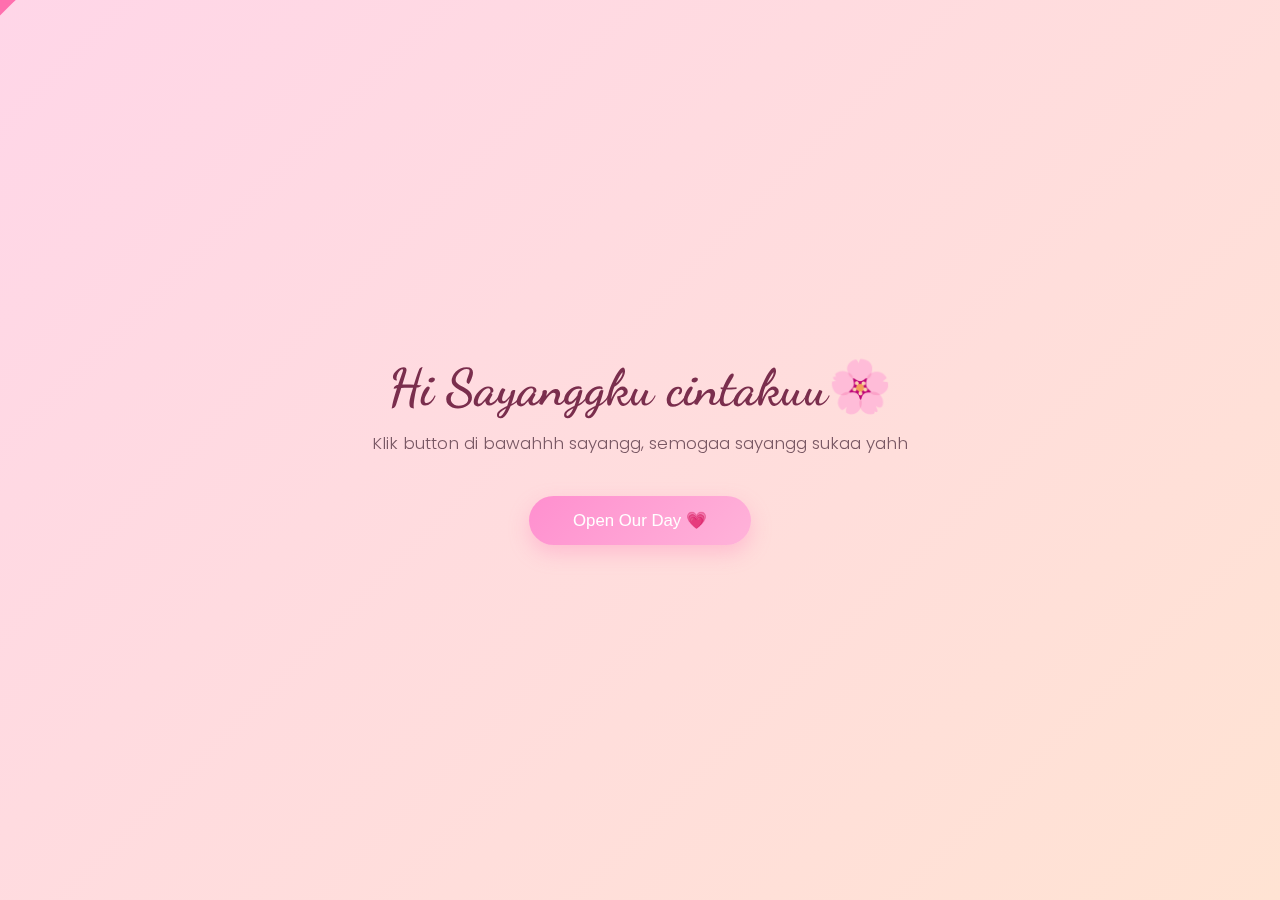
<file: index.html>
<!DOCTYPE html>
<html lang="en">
<head>
  <meta charset="UTF-8" />
  <meta name="viewport" content="width=device-width, initial-scale=1.0" />
  <title>Dd cayanggg – Our Monthly Promise</title>

  <!-- Google Fonts -->
  <link rel="preconnect" href="https://fonts.googleapis.com">
  <link rel="preconnect" href="https://fonts.gstatic.com" crossorigin>
  <link href="https://fonts.googleapis.com/css2?family=Poppins:wght@300;400;600&family=Dancing+Script:wght@600&display=swap" rel="stylesheet">

  <!-- CSS -->
  <link rel="stylesheet" href="style.css" />
</head>
<body>

  <!-- Background Floating Petals (JS nanti) -->
  <div class="petals-container">
    <!-- Petals akan di-generate via JS -->
  </div>

  <!-- Main Content -->
  <main class="landing">
    <h1 class="title">Hi Sayanggku cintakuu🌸</h1>
    <p class="subtitle">Klik button di bawahhh sayangg, semogaa sayangg sukaa yahh</p>
    <a href="kangen.html" style="text-decoration: none;">
  <button class="cta-button">
    Open Our Day 💗
  </button>
</a>
  </main>
  <!-- Custom Cursor -->
<div class="heart-cursor"></div>

    <!-- JS -->
    <script src="script.js"></script>
    <!-- Tambahkan ini di dalam body sebelum penutup -->
<div class="cursor-heart"></div>
<div class="cursor-trail"></div>


</body>
</html>
</file>
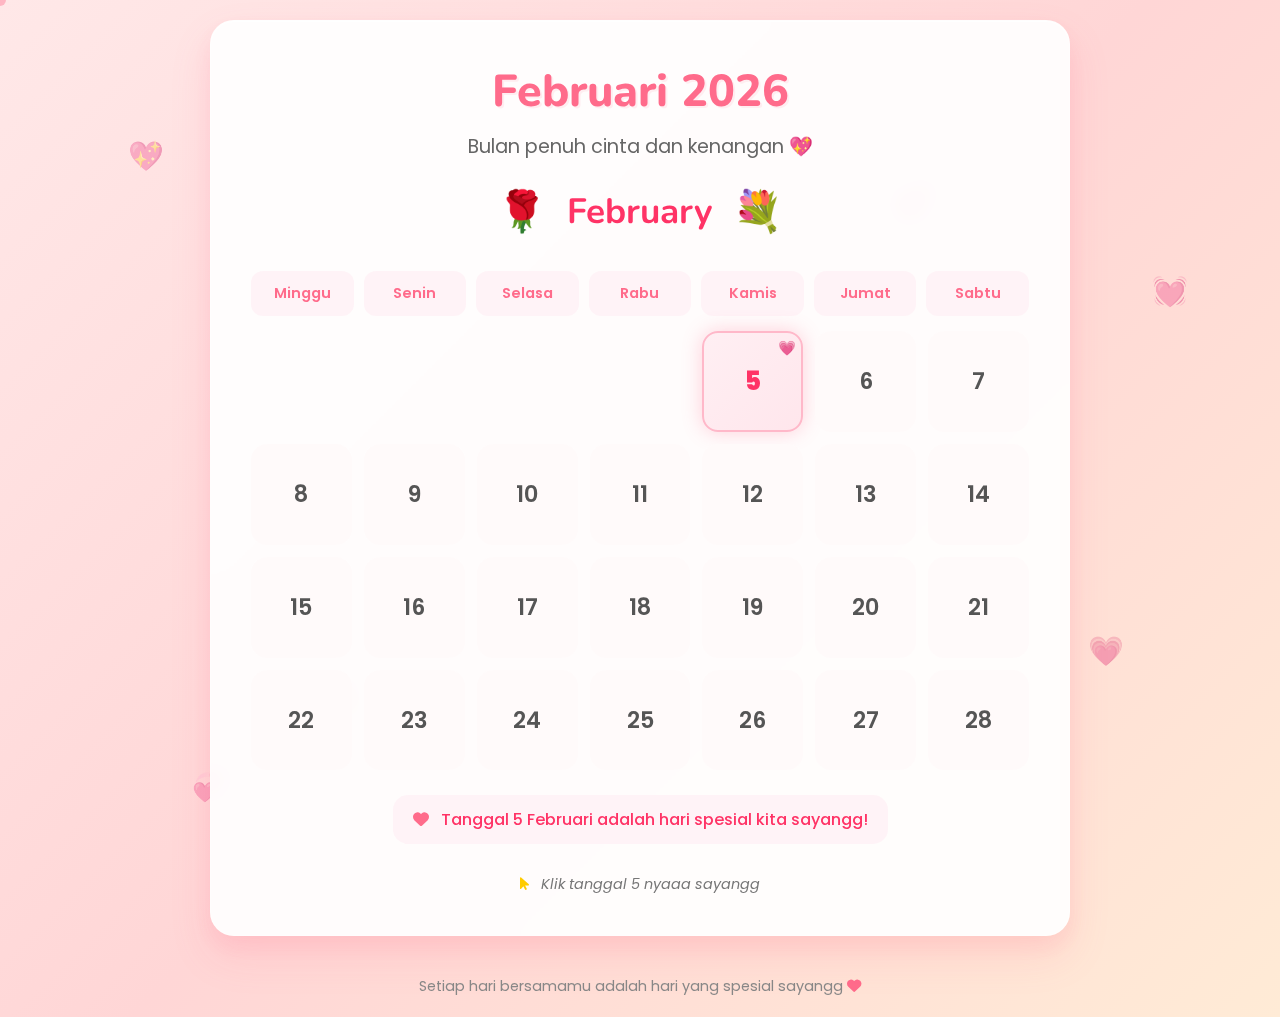
<file: calendar.html>
<!DOCTYPE html>
<html lang="id">
<head>
    <meta charset="UTF-8">
    <meta name="viewport" content="width=device-width, initial-scale=1.0">
    <title>Kalender Spesial - Februari 2026 💕</title>
    <link rel="stylesheet" href="calendar.css">
    <link rel="stylesheet" href="https://cdnjs.cloudflare.com/ajax/libs/font-awesome/6.4.0/css/all.min.css">
    <link href="https://fonts.googleapis.com/css2?family=Nunito:wght@400;600;700;800&family=Poppins:wght@300;400;500;600&display=swap" rel="stylesheet">
    <link rel="stylesheet" href="https://cdnjs.cloudflare.com/ajax/libs/animate.css/4.1.1/animate.min.css">
</head>
<body>
    <!-- Background Elements -->
    <div class="bg-elements">
        <div class="floating-heart">💖</div>
        <div class="floating-heart">💗</div>
        <div class="floating-heart">💓</div>
        <div class="floating-heart">💞</div>
        <div class="floating-heart">💕</div>
        <div class="floating-heart">💘</div>
    </div>
    
    <!-- Main Container -->
    <div class="container">
        <!-- Calendar Page -->
        <div id="calendar-page" class="page active">
            <div class="card calendar-card animate__animated animate__fadeIn">
                <div class="header">
                    <h1 class="title">Februari 2026</h1>
                    <p class="subtitle">Bulan penuh cinta dan kenangan 💖</p>
                    <div class="month-header">
                        <div class="month-emoji">🌹</div>
                        <h2 class="month-name">February</h2>
                        <div class="month-emoji">💐</div>
                    </div>
                </div>
                
                <!-- Calendar Grid -->
                <div class="calendar-wrapper">
                    <div class="weekdays">
                        <div class="day-name">Minggu</div>
                        <div class="day-name">Senin</div>
                        <div class="day-name">Selasa</div>
                        <div class="day-name">Rabu</div>
                        <div class="day-name">Kamis</div>
                        <div class="day-name">Jumat</div>
                        <div class="day-name">Sabtu</div>
                    </div>
                    
                    <div class="calendar-grid" id="calendar-grid">
                        <!-- Week 1 -->
                        <div class="date-cell empty"></div>
                        <div class="date-cell empty"></div>
                        <div class="date-cell empty"></div>
                        <div class="date-cell empty"></div>
                        <div class="date-cell special-date" id="date-5" data-date="5">
                            <div class="date-number">5</div>
                            <div class="heart-icon">💗</div>
                            <div class="date-tooltip">Our day 💗</div>
                        </div>
                        <div class="date-cell" data-date="6">
                            <div class="date-number">6</div>
                        </div>
                        <div class="date-cell" data-date="7">
                            <div class="date-number">7</div>
                        </div>
                        
                        <!-- Week 2 -->
                        <div class="date-cell" data-date="8">
                            <div class="date-number">8</div>
                        </div>
                        <div class="date-cell" data-date="9">
                            <div class="date-number">9</div>
                        </div>
                        <div class="date-cell" data-date="10">
                            <div class="date-number">10</div>
                        </div>
                        <div class="date-cell" data-date="11">
                            <div class="date-number">11</div>
                        </div>
                        <div class="date-cell" data-date="12">
                            <div class="date-number">12</div>
                        </div>
                        <div class="date-cell" data-date="13">
                            <div class="date-number">13</div>
                        </div>
                        <div class="date-cell" data-date="14">
                            <div class="date-number">14</div>
                        </div>
                        
                        <!-- Week 3 -->
                        <div class="date-cell" data-date="15">
                            <div class="date-number">15</div>
                        </div>
                        <div class="date-cell" data-date="16">
                            <div class="date-number">16</div>
                        </div>
                        <div class="date-cell" data-date="17">
                            <div class="date-number">17</div>
                        </div>
                        <div class="date-cell" data-date="18">
                            <div class="date-number">18</div>
                        </div>
                        <div class="date-cell" data-date="19">
                            <div class="date-number">19</div>
                        </div>
                        <div class="date-cell" data-date="20">
                            <div class="date-number">20</div>
                        </div>
                        <div class="date-cell" data-date="21">
                            <div class="date-number">21</div>
                        </div>
                        
                        <!-- Week 4 -->
                        <div class="date-cell" data-date="22">
                            <div class="date-number">22</div>
                        </div>
                        <div class="date-cell" data-date="23">
                            <div class="date-number">23</div>
                        </div>
                        <div class="date-cell" data-date="24">
                            <div class="date-number">24</div>
                        </div>
                        <div class="date-cell" data-date="25">
                            <div class="date-number">25</div>
                        </div>
                        <div class="date-cell" data-date="26">
                            <div class="date-number">26</div>
                        </div>
                        <div class="date-cell" data-date="27">
                            <div class="date-number">27</div>
                        </div>
                        <div class="date-cell" data-date="28">
                            <div class="date-number">28</div>
                        </div>
                    </div>
                    
                    <div class="calendar-footer">
                        <p class="calendar-note"><i class="fas fa-heart"></i> Tanggal 5 Februari adalah hari spesial kita sayangg!</p>
                    </div>
                </div>
                
                <div class="hint">
                    <i class="fas fa-mouse-pointer"></i> Klik tanggal 5 nyaaa sayangg
                </div>
            </div>
        </div>
        
        <!-- Special Date Reveal Page -->
        <div id="reveal-page" class="page">
            <div class="card reveal-card">
                <div class="blur-overlay"></div>
                <div class="reveal-content">
                    <div class="date-focus" id="date-focus">
                        <div class="focused-date">5</div>
                        <div class="focus-heart">💖</div>
                    </div>
                    
                    <div class="reveal-message animate__animated" id="reveal-message">
                        <h2 class="message-title">Setiap Tanggal 5</h2>
                        <p class="message-text">"Aku memilihh untukk samaa sayangg selaluu dann selaluuu😍"</p>
                        <div class="heart-particles" id="heart-particles">
                            <!-- Heart particles will be generated by JavaScript -->
                        </div>
                    </div>
                    
                    <div class="action-buttons">
                        <button id="back-calendar-btn" class="action-btn back-btn">
                            <i class="fas fa-arrow-left"></i> Kembali
                        </button>
                        <a href="promise.html" style="text-decoration: none;">
    <button id="promise-btn" class="action-btn promise-btn">
        Janji Kita <i class="fas fa-gem"></i>
    </button>
</a>
                    </div>
                </div>
            </div>
        </div>
        
        <!-- Footer -->
        <div class="footer">
            <p>Setiap hari bersamamu adalah hari yang spesial sayangg <i class="fas fa-heart" style="color: #ff6b8b;"></i></p>
        </div>
    </div>

    <!-- Custom Cursor Elements -->
    <div class="cursor-heart"></div>
    <div class="cursor-trail"></div>
    
    <!-- JavaScript -->
    <script src="calendar.js"></script>
</body>
</html>
</file>
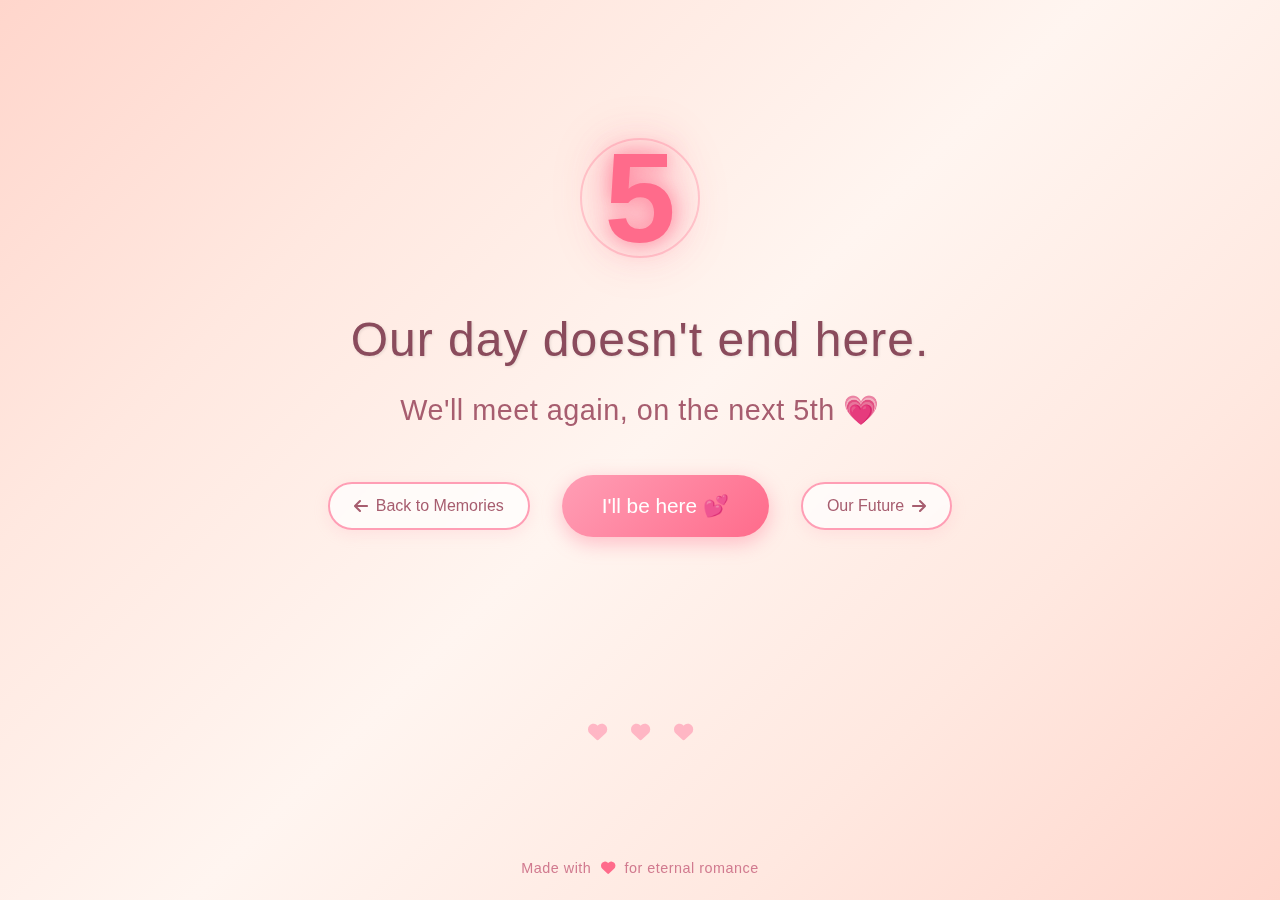
<file: final-dream..html>
<!DOCTYPE html>
<html lang="en">
<head>
    <meta charset="UTF-8">
    <meta name="viewport" content="width=device-width, initial-scale=1.0">
    <title>See You on the Next 5th 💗</title>
    <link rel="stylesheet" href="closing-styles.css">
    <link rel="stylesheet" href="https://cdnjs.cloudflare.com/ajax/libs/font-awesome/6.4.0/css/all.min.css">
</head>
<body>
    <!-- Background gradient -->
    <div class="background-gradient"></div>
    
    <!-- Heart cursor trail -->
    <div class="heart-cursor-trail"></div>
    
    <!-- Special gift popup (hidden by default) -->
    <div class="gift-popup">
        <div class="gift-content">
            <div class="gift-close"><i class="fas fa-times"></i></div>
            <div class="gift-heart"><i class="fas fa-heart"></i></div>
            <h3>A Special Gift for You</h3>
            <p class="gift-message">"Every moment with you feels like a beautiful promise. I can't wait for our next 5th together. This hug is from me to you, until we meet again."</p>
            <div class="hug-animation">
                <div class="person person-1">🤗</div>
                <div class="person person-2">💕</div>
            </div>
            <div class="sticker-collection">
                <div class="sticker">💌</div>
                <div class="sticker">🌹</div>
                <div class="sticker">✨</div>
                <div class="sticker">🥰</div>
            </div>
            <button class="save-memory-btn">
                <i class="fas fa-save"></i> Save This Memory
            </button>
        </div>
    </div>
    
    <!-- Confetti container -->
    <div class="confetti-container"></div>
    
    <!-- Main content container -->
    <div class="content-container">
        <!-- Glowing number 5 with pulse animation -->
        <div class="glowing-five">
            <div class="five-number">5</div>
            <div class="heart-pulse"></div>
        </div>
        
        <!-- Main text -->
        <h1 class="main-text">Our day doesn't end here.</h1>
        
        <!-- Subtext -->
        <p class="subtext">We'll meet again, on the next 5th <span class="heart-emoji">💗</span></p>
        
        <!-- Buttons container -->
        <div class="buttons-container">
            <a href="museum_chamber.html" class="nav-link">
                <button class="nav-button prev-button">
                    <i class="fas fa-arrow-left"></i> Back to Memories
                </button>
            </a>
            
            <button class="action-button" id="specialButton">
                I'll be here <span class="button-heart">💕</span>
                <div class="heart-particles"></div>
            </button>
            
            <button class="nav-button next-button" id="futureButton">
                Our Future <i class="fas fa-arrow-right"></i>
            </button>
        </div>
        
        <!-- Love message that appears after button click -->
        <div class="love-message" id="loveMessage">
            <div class="message-content">
                <div class="message-heart"><i class="fas fa-heart"></i></div>
                <p>Our love grows stronger with every passing day. Thank you for being part of this beautiful journey.</p>
            </div>
        </div>
        
        <!-- Small decorative hearts -->
        <div class="decorative-hearts">
            <div class="heart-icon"><i class="fas fa-heart"></i></div>
            <div class="heart-icon"><i class="fas fa-heart"></i></div>
            <div class="heart-icon"><i class="fas fa-heart"></i></div>
        </div>
    </div>
    
    <!-- Footer -->
    <div class="footer-note">
        Made with <i class="fas fa-heart"></i> for eternal romance
    </div>
    
    <!-- Audio for background music (hidden) -->
    <audio id="backgroundMusic" loop>
        <source src="https://assets.mixkit.co/music/preview/mixkit-loving-you-117.mp3" type="audio/mpeg">
    </audio>
    
    <script src="romantic-script.js"></script>
</body>
</html>
</file>
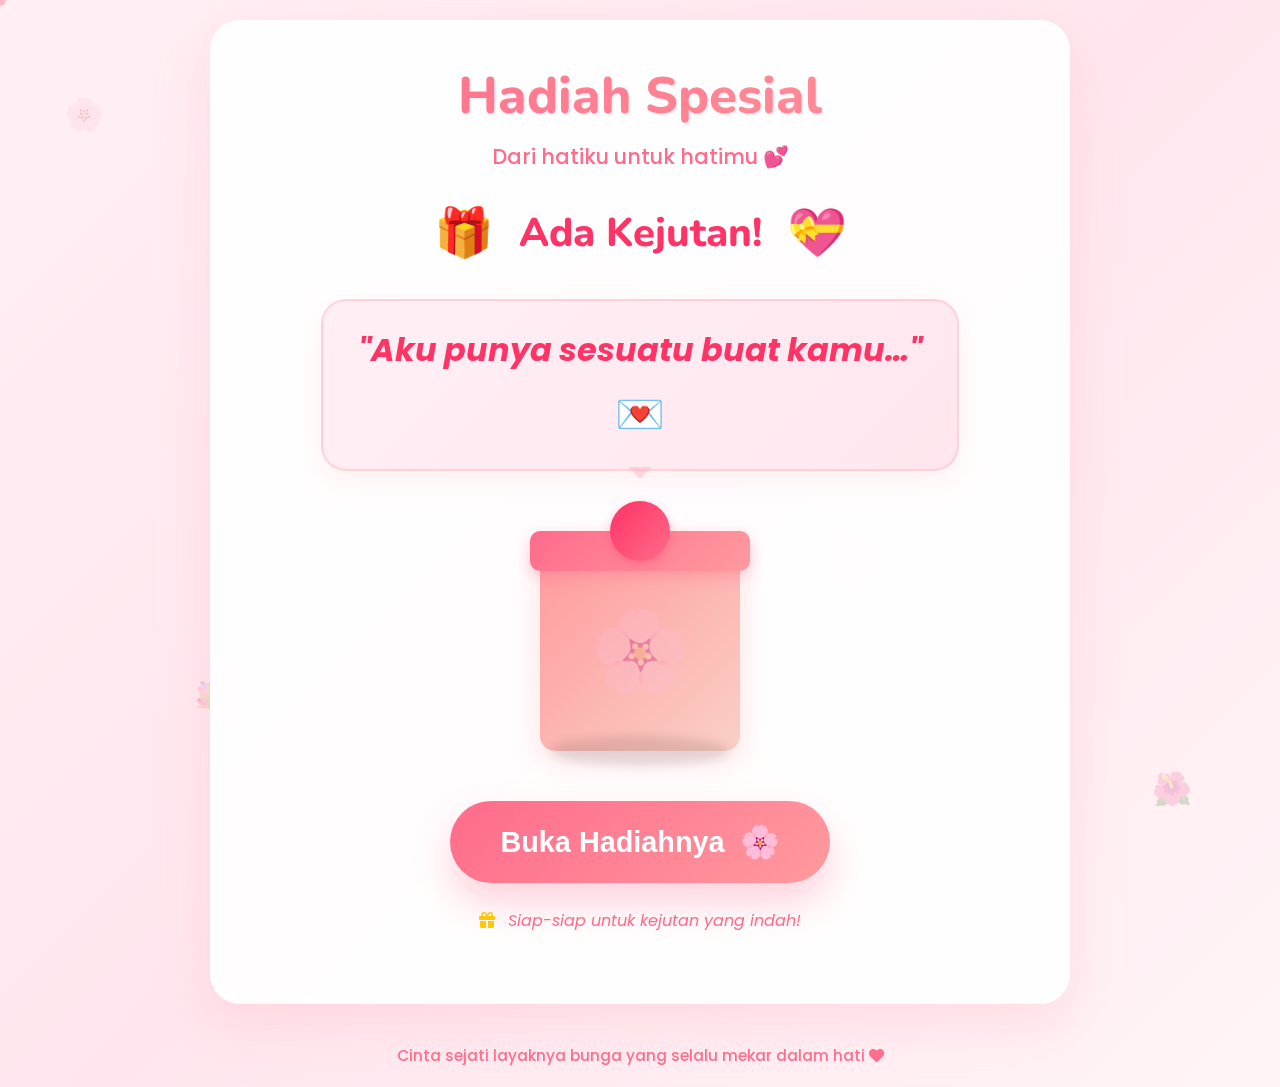
<file: flower-gift.html>
<!DOCTYPE html>
<html lang="id">
<head>
    <meta charset="UTF-8">
    <meta name="viewport" content="width=device-width, initial-scale=1.0">
    <title>Hadiah Spesial Untukmu 🌸</title>
    <link rel="stylesheet" href="flower-gift.css">
    <link rel="stylesheet" href="https://cdnjs.cloudflare.com/ajax/libs/font-awesome/6.4.0/css/all.min.css">
    <link href="https://fonts.googleapis.com/css2?family=Nunito:wght@400;600;700;800&family=Poppins:wght@300;400;500;600&display=swap" rel="stylesheet">
    <link rel="stylesheet" href="https://cdnjs.cloudflare.com/ajax/libs/animate.css/4.1.1/animate.min.css">
</head>
<body>
    <!-- Background Elements -->
    <div class="bg-elements">
        <div class="floating-petal">🌸</div>
        <div class="floating-petal">🌺</div>
        <div class="floating-petal">🌷</div>
        <div class="floating-petal">💐</div>
        <div class="floating-petal">🌼</div>
        <div class="floating-petal">🌻</div>
        <div class="floating-petal">🏵️</div>
        <div class="floating-petal">🥀</div>
    </div>
    
    <!-- Main Container -->
    <div class="container">
        <!-- Gift Reveal Page -->
        <div id="gift-page" class="page active">
            <div class="card gift-card animate__animated animate__fadeIn">
                <div class="header">
                    <h1 class="title">Hadiah Spesial</h1>
                    <p class="subtitle">Dari hatiku untuk hatimu 💕</p>
                    <div class="gift-header">
                        <div class="header-emoji">🎁</div>
                        <h2 class="gift-title">Ada Kejutan!</h2>
                        <div class="header-emoji">💝</div>
                    </div>
                </div>
                
                <div class="message-container">
                    <div class="message-bubble">
                        <p class="message-text">"Aku punya sesuatu buat kamu…"</p>
                        <div class="message-emoji">💌</div>
                    </div>
                    
                    <div class="gift-box">
                        <div class="box-lid">
                            <div class="ribbon"></div>
                        </div>
                        <div class="box-body">
                            <div class="box-pattern">🌸</div>
                        </div>
                        <div class="box-shadow"></div>
                    </div>
                    
                    <div class="action-container">
                        <button id="open-gift-btn" class="gift-btn">
                            <span class="btn-text">Buka Hadiahnya</span>
                            <span class="btn-emoji">🌸</span>
                            <div class="sparkle"></div>
                        </button>
                        
                        <div class="hint">
                            <i class="fas fa-gift"></i> Siap-siap untuk kejutan yang indah!
                        </div>
                    </div>
                </div>
            </div>
        </div>
        
       <!-- Flower Reveal Page -->
<div id="flower-reveal-page" class="page">
    <div class="blur-overlay"></div>
    
    <div class="flower-container">
        <!-- Container untuk semua bagian bunga -->
        <div class="flower-parts-container">
            <!-- Tangkai - PALING BELAKANG -->
            <div class="flower-stem"></div>
            
            <!-- Daun pada tangkai -->
            <div class="flower-leaf leaf-left"></div>
            <div class="flower-leaf leaf-right"></div>
            
            <!-- Kuncup Bunga (Awal) -->
            <div class="flower-bud" id="flower-bud">
                <div class="bud-center"></div>
                <div class="bud-petal p1"></div>
                <div class="bud-petal p2"></div>
                <div class="bud-petal p3"></div>
                <div class="bud-petal p4"></div>
                <div class="bud-petal p5"></div>
                <div class="bud-petal p6"></div>
            </div>
            
            <!-- Kelopak Bunga Mekar - DI TENGAH -->
            <div class="flower-petals" id="flower-petals">
                <div class="flower-petal p1"></div>
                <div class="flower-petal p2"></div>
                <div class="flower-petal p3"></div>
                <div class="flower-petal p4"></div>
                <div class="flower-petal p5"></div>
                <div class="flower-petal p6"></div>
            </div>
            
            <!-- Pusat Bunga (Nektar) - PALING DEPAN -->
            <div class="flower-center" id="flower-center">
                <div class="center-detail"></div>
                <div class="center-detail"></div>
                <div class="center-detail"></div>
                <div class="center-detail"></div>
            </div>
        </div>
        
        <!-- Falling Petals -->
        <div class="petals-container" id="petals-container">
            <!-- Petals will be generated by JavaScript -->
        </div>
        
        <!-- Flower Message -->
        <div class="flower-message-container" id="flower-message">
            <div class="flower-message-bubble">
                <div class="message-icon">💕</div>
                <p class="flower-message-text">"Bunga ini untuk kamu, karena kamu rumah."</p>
                <div class="message-signature">- Cintaku</div>
            </div>
        </div>
        
        <!-- Flower Interaction Hint -->
        <div class="interaction-hint">
            <i class="fas fa-mouse-pointer"></i> Coba hover di atas bunga
        </div>
        
        <!-- Action Buttons -->
        <div class="action-buttons">
            <button id="back-gift-btn" class="action-btn back-btn">
                <i class="fas fa-arrow-left"></i> Kembali
            </button>
            <button id="next-gift-btn" class="action-btn next-btn">
                Lanjutkan <i class="fas fa-heart"></i>
            </button>
        </div>
    </div>
</div> 
        <!-- Footer -->
        <div class="footer">
            <p>Cinta sejati layaknya bunga yang selalu mekar dalam hati <i class="fas fa-heart" style="color: #ff6b8b;"></i></p>
        </div>
    </div>

    <!-- Custom Cursor Elements -->
    <div class="cursor-heart"></div>
    <div class="cursor-trail"></div>
    
    <!-- JavaScript -->
    <script src="flower-gift.js"></script>
</body>
</html>
</file>
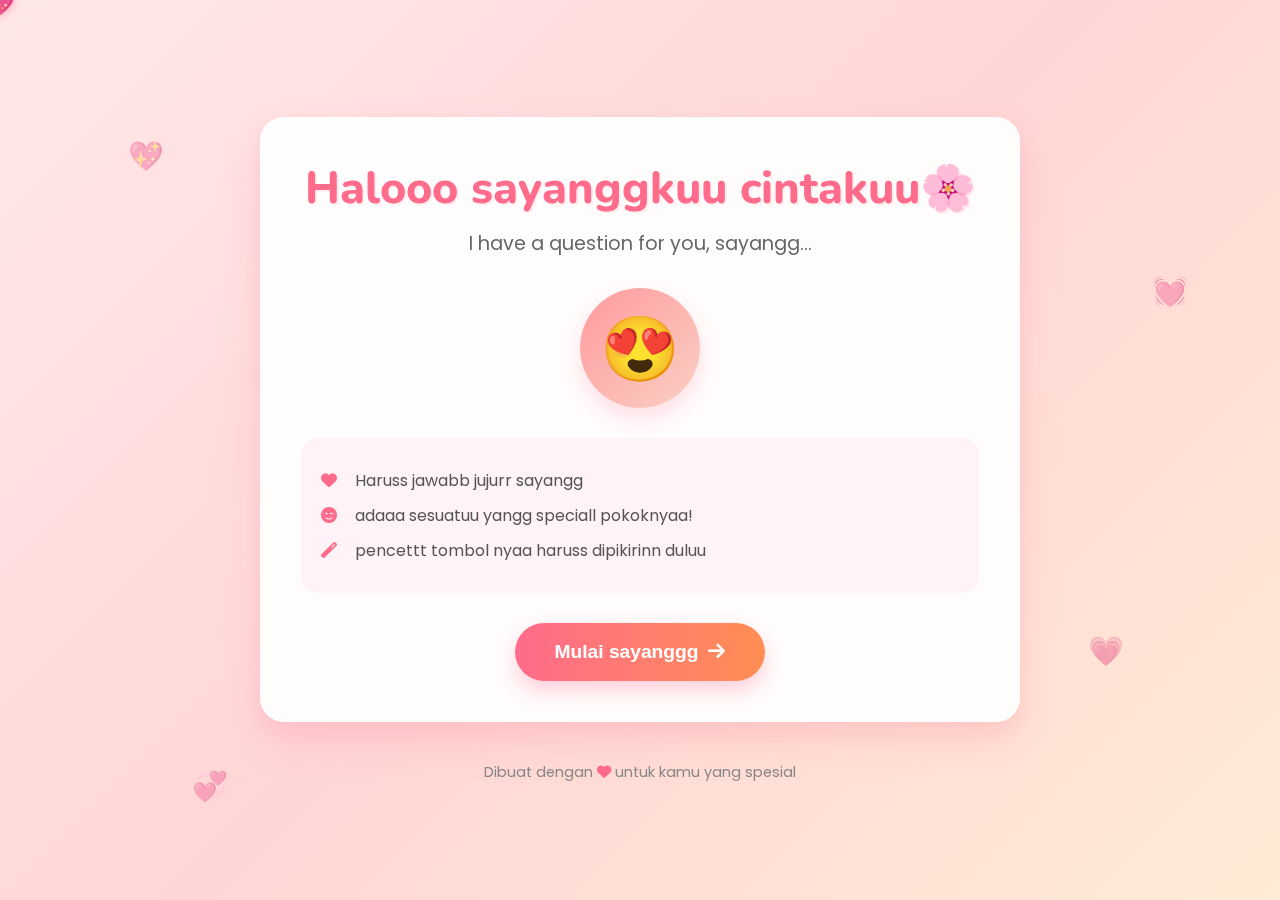
<file: kangen.html>
<!DOCTYPE html>
<html lang="id">
<head>
    <meta charset="UTF-8">
    <meta name="viewport" content="width=device-width, initial-scale=1.0">
    <title>Kangen Nggak? 💕</title>
    <link rel="stylesheet" href="kangen.css">
    <link rel="stylesheet" href="https://cdnjs.cloudflare.com/ajax/libs/font-awesome/6.4.0/css/all.min.css">
    <link href="https://fonts.googleapis.com/css2?family=Nunito:wght@400;600;700;800&family=Poppins:wght@300;400;500;600&display=swap" rel="stylesheet">
    <link rel="stylesheet" href="https://cdnjs.cloudflare.com/ajax/libs/animate.css/4.1.1/animate.min.css">
</head>
<body>
    <!-- Background Elements -->
    <div class="bg-elements">
        <div class="floating-heart">💖</div>
        <div class="floating-heart">💗</div>
        <div class="floating-heart">💓</div>
        <div class="floating-heart">💞</div>
    </div>
    
    <!-- Main Container -->
    <div class="container">
        <!-- Landing Page (Initially Visible) -->
        <div id="landing-page" class="page active">
            <div class="card landing-card animate__animated animate__fadeIn">
                <div class="header">
                    <h1 class="title">Halooo sayanggkuu cintakuu🌸</h1>
                    <p class="subtitle">I have a question for you, sayangg...</p>
                </div>
                
                <div class="emoji-display">
                    <div class="emoji-circle">😍</div>
                </div>
                
                <div class="instructions">
                    <p><i class="fas fa-heart"></i> Haruss jawabb jujurr sayangg</p>
                    <p><i class="fas fa-smile-wink"></i> adaaa sesuatuu yangg speciall pokoknyaa!</p>
                    <p><i class="fas fa-magic"></i> pencettt tombol nyaa haruss dipikirinn duluu</p>
                </div>
                
                <button id="start-btn" class="start-btn">
                    <span class="btn-text">Mulai sayanggg</span>
                    <i class="fas fa-arrow-right btn-icon"></i>
                </button>
            </div>
        </div>
        
        <!-- Question Page -->
        <div id="question-page" class="page">
            <div class="card question-card">
                <div class="card-header">
                    <h2 class="question">Hari ini...<br>kamu kangen aku nggak sayangg? 😚</h2>
                    <div class="pulse-dots">
                        <div class="pulse-dot"></div>
                        <div class="pulse-dot"></div>
                        <div class="pulse-dot"></div>
                    </div>
                </div>
                
                <div class="button-container">
                    <button id="yes-btn" class="yes-btn">
                        <span class="btn-emoji">💕😍😍</span>
                        <span class="btn-text">KANGEN</span>
                        <div class="sparkle"></div>
                    </button>
                    
                    <div class="no-btn-wrapper">
                        <button id="no-btn" class="no-btn">
                            <span class="btn-emoji">😐</span>
                            <span class="btn-text">NGGAK KANGEN</span>
                        </button>
                        <div class="run-away-text">gakk bisaa dii klikk yaa 😜</div>
                    </div>
                </div>
                
                <div class="hint">
                    <i class="fas fa-lightbulb"></i> Tips: gakk bolehh klikk "NGGAK KANGEN"
                </div>
            </div>
        </div>
        
        <!-- Result Page -->
        <div id="result-page" class="page">
            <div class="card result-card">
                <div class="result-header">
                    <h2 class="result-title">Yeyyy! 🎉</h2>
                    <div class="result-emoji">💖</div>
                </div>
                
                <div class="result-message">
                    <p id="result-text">Aku juga kangen bangett samaa sayangg cintaa😍💗</p>
                </div>
                
                <div class="hearts-container" id="hearts-container">
                    <!-- Hearts will be generated by JavaScript -->
                </div>
                
                <div class="action-buttons">
                    <button id="back-btn" class="action-btn back-btn">
                        <i class="fas fa-arrow-left"></i> Kembali
                    </button>
                    <a href="calendar.html" class="action-btn next-btn">
                    Lanjut <i class="fas fa-arrow-right"></i>
                    </a>

                </div>
            </div>
        </div>
        
        <!-- Footer -->
        <div class="footer">
            <p>Dibuat dengan <i class="fas fa-heart" style="color: #ff6b8b;"></i> untuk kamu yang spesial</p>
        </div>
    </div>

    <!-- Confetti Canvas -->
    <canvas id="confetti-canvas"></canvas>
    
    <!-- JavaScript -->
    <script src="kangen.js"></script>
</body>
</html>
</file>
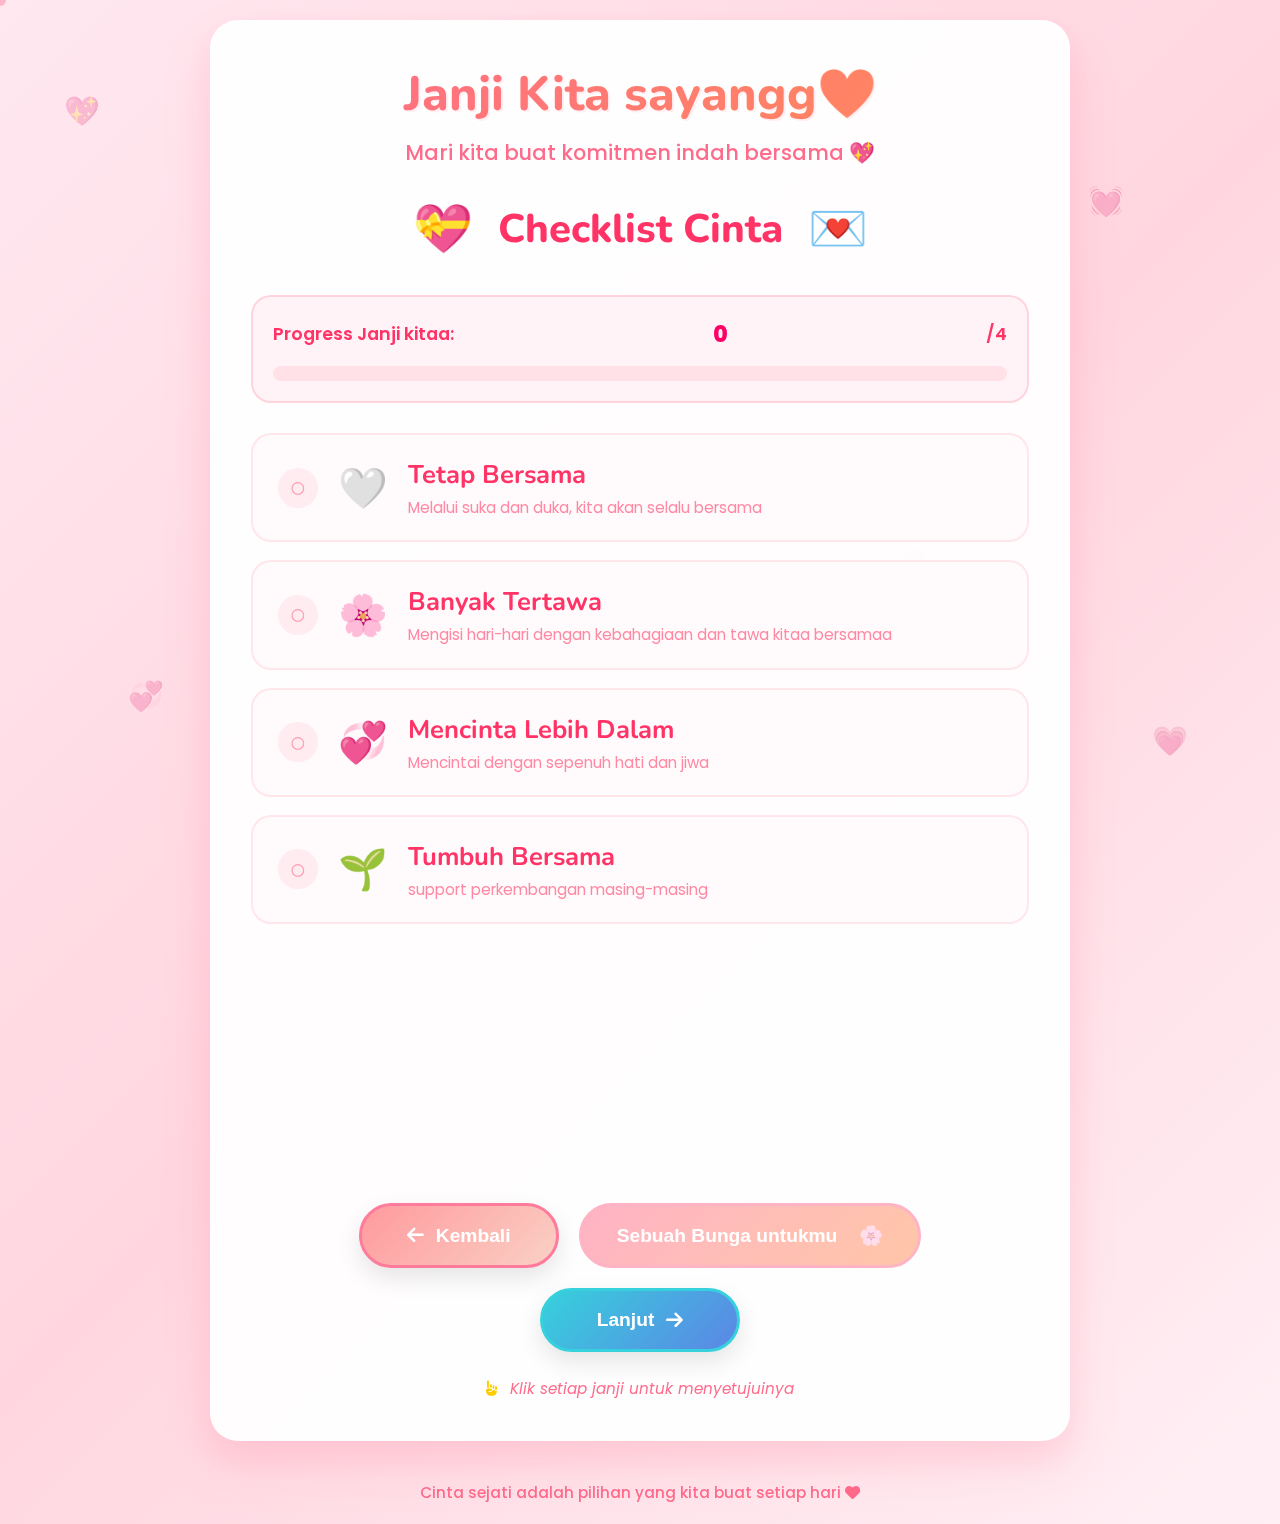
<file: promise.html>
<!DOCTYPE html>
<html lang="id">
<head>
    <meta charset="UTF-8">
    <meta name="viewport" content="width=device-width, initial-scale=1.0">
    <title>Janji Kita sayangg 💕</title>
    <link rel="stylesheet" href="promise.css">
    <link rel="stylesheet" href="https://cdnjs.cloudflare.com/ajax/libs/font-awesome/6.4.0/css/all.min.css">
    <link href="https://fonts.googleapis.com/css2?family=Nunito:wght@400;600;700;800&family=Poppins:wght@300;400;500;600&display=swap" rel="stylesheet">
    <link rel="stylesheet" href="https://cdnjs.cloudflare.com/ajax/libs/animate.css/4.1.1/animate.min.css">
</head>
<body>
    <!-- Background Elements -->
    <div class="bg-elements">
        <div class="floating-heart">💖</div>
        <div class="floating-heart">💗</div>
        <div class="floating-heart">💓</div>
        <div class="floating-heart">💞</div>
        <div class="floating-heart">🌸</div>
        <div class="floating-heart">🌺</div>
        <div class="floating-heart">🌷</div>
        <div class="floating-heart">💐</div>
    </div>
    
    <!-- Main Container -->
    <div class="container">
        <!-- Promise Checklist Page -->
        <div id="promise-page" class="page active">
            <div class="card promise-card animate__animated animate__fadeIn">
                <div class="header">
                    <h1 class="title">Janji Kita sayangg❤️</h1>
                    <p class="subtitle">Mari kita buat komitmen indah bersama 💖</p>
                    <div class="promise-header">
                        <div class="header-emoji">💝</div>
                        <h2 class="promise-title">Checklist Cinta</h2>
                        <div class="header-emoji">💌</div>
                    </div>
                </div>
                
                <!-- Progress Indicator -->
                <div class="progress-container">
                    <div class="progress-text">Progress Janji kitaa: <span id="progress-count">0</span>/4</div>
                    <div class="progress-bar">
                        <div class="progress-fill" id="progress-fill"></div>
                    </div>
                </div>
                
                <!-- Promise Checklist -->
                <div class="checklist-container">
                    <div class="checklist-item" data-id="1">
                        <div class="item-checkbox">
                            <div class="checkbox-icon">○</div>
                            <div class="checkbox-checked">✔</div>
                        </div>
                        <div class="item-content">
                            <div class="item-emoji">🤍</div>
                            <div class="item-text">
                                <h3 class="item-title">Tetap Bersama</h3>
                                <p class="item-desc">Melalui suka dan duka, kita akan selalu bersama</p>
                            </div>
                        </div>
                        <div class="item-heart">💗</div>
                    </div>
                    
                    <div class="checklist-item" data-id="2">
                        <div class="item-checkbox">
                            <div class="checkbox-icon">○</div>
                            <div class="checkbox-checked">✔</div>
                        </div>
                        <div class="item-content">
                            <div class="item-emoji">🌸</div>
                            <div class="item-text">
                                <h3 class="item-title">Banyak Tertawa</h3>
                                <p class="item-desc">Mengisi hari-hari dengan kebahagiaan dan tawa kitaa bersamaa</p>
                            </div>
                        </div>
                        <div class="item-heart">💗</div>
                    </div>
                    
                    <div class="checklist-item" data-id="3">
                        <div class="item-checkbox">
                            <div class="checkbox-icon">○</div>
                            <div class="checkbox-checked">✔</div>
                        </div>
                        <div class="item-content">
                            <div class="item-emoji">💞</div>
                            <div class="item-text">
                                <h3 class="item-title">Mencinta Lebih Dalam</h3>
                                <p class="item-desc">Mencintai dengan sepenuh hati dan jiwa</p>
                            </div>
                        </div>
                        <div class="item-heart">💗</div>
                    </div>
                    
                    <div class="checklist-item" data-id="4">
                        <div class="item-checkbox">
                            <div class="checkbox-icon">○</div>
                            <div class="checkbox-checked">✔</div>
                        </div>
                        <div class="item-content">
                            <div class="item-emoji">🌱</div>
                            <div class="item-text">
                                <h3 class="item-title">Tumbuh Bersama</h3>
                                <p class="item-desc">support perkembangan masing-masing</p>
                            </div>
                        </div>
                        <div class="item-heart">💗</div>
                    </div>
                </div>
                
                <!-- Completion Message -->
                <div class="completion-message" id="completion-message">
                    <div class="message-emoji">🎉</div>
                    <p class="message-text">Semua janji telah disetujui! Cinta kita sempurna angett sayangg 😍💖</p>
                </div>
                
                <!-- Action Buttons -->
                <div class="action-buttons">
                    <button id="back-promise-btn" class="action-btn back-btn">
                        <i class="fas fa-arrow-left"></i> Kembali
                    </button>
                    <button id="flower-btn" class="action-btn flower-btn" disabled>
                        <span class="btn-text">Sebuah Bunga untukmu</span>
                        <span class="btn-emoji">🌸</span>
                    </button>
                    <button id="next-promise-btn" class="action-btn next-btn" disabled>
                        Lanjut <i class="fas fa-arrow-right"></i>
                    </button>
                </div>
                
                <div class="hint">
                    <i class="fas fa-hand-point-up"></i> Klik setiap janji untuk menyetujuinya
                </div>
            </div>
        </div>
        
        <!-- Flower Reveal Page -->
        <div id="flower-page" class="page">
            <div class="card flower-card">
                <div class="flower-reveal">
                    <div class="flower-animation" id="flower-animation">
                        <!-- Flower will be animated here -->
                    </div>
                    
                    <div class="reveal-content">
                        <h2 class="flower-title">Untukmu, sayangg </h2>
                        <div class="flower-message">
                            <p class="flower-text">Seperti bunga yang selalu mekar di musim semi,</p>
                            <p class="flower-text">Cintaku untuk dd cayanggg akan selalu tumbuh dan berkembang. hihhii</p>
                            <p class="flower-text">Terima kasih yah sayangg sudah menjadi bagian dari hidupku 💖</p>
                        </div>
                        
                        <div class="flower-quote">
                            <div class="quote-icon">"</div>
                            <p class="quote-text">Cinta kita tidak pernah berakhir, kita hanya sedang mencoba lagi dan lagi.</p>
                            <div class="quote-icon">"</div>
                        </div>
                        
                        <div class="action-buttons">
                            <button id="back-flower-btn" class="action-btn back-btn" 
                            onclick="window.location.href='calendar.html'">
                                <i class="fas fa-arrow-left"></i> Kembali
                            </button>
                            <button id="final-next-btn" class="action-btn next-btn"
                             onclick="window.location.href='museum_chamber.html'">
                                Selesai <i class="fas fa-arrow-right"></i>
                    </button>
                        </div>
                    </div>
                </div>
            </div>
        </div>
        
        <!-- Footer -->
        <div class="footer">
            <p>Cinta sejati adalah pilihan yang kita buat setiap hari <i class="fas fa-heart" style="color: #ff6b8b;"></i></p>
        </div>
    </div>

    <!-- Custom Cursor Elements -->
    <div class="cursor-heart"></div>
    <div class="cursor-trail"></div>
    
    
    <!-- JavaScript -->
    <script src="promise.js"></script>
</body>
</html>
</file>
<file: style.css>
/* ===============================
   RESET & GLOBAL
================================ */
* {
  margin: 0;
  padding: 0;
  box-sizing: border-box;
}

html, body {
  height: 100%;
}

body {
  font-family: 'Poppins', sans-serif;
  overflow: hidden; /* non-scroll */
  background: linear-gradient(
    135deg,
    #ffd6e8,
    #ffe3d3
  );
  display: flex;
  align-items: center;
  justify-content: center;
}

/* ===============================
   FLOATING PETALS PLACEHOLDER
================================ */
.petals-container {
  position: fixed;
  inset: 0;
  pointer-events: none;
  z-index: 1;
}

/* ===============================
   MAIN LANDING CONTENT
================================ */
.landing {
  position: relative;
  z-index: 2;
  text-align: center;
  padding: 40px 24px;
  animation: fadeIn 1.4s ease;
}

/* ===============================
   TEXT STYLE
================================ */
.title {
  font-family: 'Dancing Script', cursive;
  font-size: 3.2rem;
  color: #7a2e4d;
  margin-bottom: 12px;
}

.subtitle {
  font-size: 1.05rem;
  font-weight: 300;
  color: #6b4a57;
  opacity: 0.9;
}

/* ===============================
   CTA BUTTON
================================ */
.cta-button {
  margin-top: 40px;
  padding: 14px 44px;
  font-size: 1.05rem;
  font-weight: 500;
  border: none;
  border-radius: 999px;
  cursor: pointer;

  color: #ffffff;
  background: linear-gradient(
    135deg,
    #ff8fcf,
    #ffb3d9
  );

  box-shadow:
    0 8px 20px rgba(255, 140, 190, 0.4);

  transition: 
    transform 0.35s ease,
    box-shadow 0.35s ease;
}

/* Hover: bounce + glow */
.cta-button:hover {
  transform: translateY(-4px) scale(1.05);
  box-shadow:
    0 12px 30px rgba(255, 140, 190, 0.6);
}

/* Click feedback (tanpa JS) */
.cta-button:active {
  transform: scale(0.95);
}

/* ===============================
   ANIMATION
================================ */
@keyframes fadeIn {
  from {
    opacity: 0;
    transform: translateY(14px);
  }
  to {
    opacity: 1;
    transform: translateY(0);
  }
}

/* ===============================
   RESPONSIVE
================================ */
@media (max-width: 480px) {
  .title {
    font-size: 2.6rem;
  }

  .subtitle {
    font-size: 0.95rem;
  }

  .cta-button {
    padding: 12px 36px;
    font-size: 0.95rem;
  }
}
/* ===============================
   CUSTOM HEART CURSOR
================================ */
body {
  cursor: none;
}

.heart-cursor {
  position: fixed;
  top: 0;
  left: 0;
  width: 22px;
  height: 22px;
  background: #ff6fae;
  transform: rotate(45deg);
  pointer-events: none;
  z-index: 9999;
  transition: transform 0.15s ease;
}

.heart-cursor::before,
.heart-cursor::after {
  content: "";
  position: absolute;
  width: 22px;
  height: 22px;
  background: #ff6fae;
  border-radius: 50%;
}

.heart-cursor::before {
  top: -11px;
  left: 0;
}

.heart-cursor::after {
  left: -11px;
  top: 0;
}

/* Hover interactive */
.cta-button:hover ~ .heart-cursor {
  transform: rotate(45deg) scale(1.2);
}

/* ===============================
   HEART TRAIL
================================ */
.heart-trail {
  position: fixed;
  font-size: 14px;
  color: #ff8fcf;
  pointer-events: none;
  animation: trailFade 0.9s ease forwards;
}

@keyframes trailFade {
  from {
    transform: translateY(0) scale(1);
    opacity: 1;
  }
  to {
    transform: translateY(-20px) scale(0.4);
    opacity: 0;
  }
}

/* ===============================
   CLICK BURST HEART
================================ */
.heart-burst {
  position: fixed;
  font-size: 18px;
  pointer-events: none;
  animation: burst 1.2s ease forwards;
}

@keyframes burst {
  0% {
    transform: scale(0.6);
    opacity: 1;
  }
  100% {
    transform: translateY(-80px) scale(1.4);
    opacity: 0;
  }
}

/* ===============================
   FLOATING LILY PETALS
================================ */
.petal {
  position: absolute;
  top: -10%;
  width: 18px;
  height: 18px;

  background: rgba(255, 255, 255, 0.75);
  border-radius: 50% 50% 50% 0;
  transform: rotate(45deg);

  filter: blur(1px);
  opacity: 0.55;

  animation-name: fall;
  animation-timing-function: linear;
  animation-iteration-count: infinite;
}

/* Lily shape */
.petal::before,
.petal::after {
  content: "";
  position: absolute;
  width: 18px;
  height: 18px;
  background: inherit;
  border-radius: 50%;
}

.petal::before {
  top: -9px;
  left: 0;
}

.petal::after {
  left: -9px;
  top: 0;
}

/* Falling animation */
@keyframes fall {
  0% {
    transform: translateY(0) rotate(45deg);
    opacity: 0;
  }
  10% {
    opacity: 0.9;
  }
  100% {
    transform: translateY(120vh) rotate(405deg);
    opacity: 0;
  }
}

/* Custom Heart Cursor */
body {
    cursor: none !important;
}

.cursor-heart {
    position: fixed;
    top: 0;
    left: 0;
    width: 30px;
    height: 30px;
    pointer-events: none;
    z-index: 9999;
    font-size: 24px;
    color: #ff6b8b;
    text-shadow: 0 0 10px rgba(255, 107, 139, 0.7);
    transform: translate(-50%, -50%);
    transition: transform 0.1s ease;
    animation: heartbeat 1.2s infinite;
}

.cursor-trail {
    position: fixed;
    top: 0;
    left: 0;
    width: 12px;
    height: 12px;
    border-radius: 50%;
    background: rgba(255, 107, 139, 0.4);
    pointer-events: none;
    z-index: 9998;
    transform: translate(-50%, -50%);
    transition: width 0.3s, height 0.3s, opacity 0.3s;
}

.trail-dot {
    position: fixed;
    width: 8px;
    height: 8px;
    border-radius: 50%;
    background: rgba(255, 182, 193, 0.6);
    pointer-events: none;
    z-index: 9997;
    transform: translate(-50%, -50%);
    animation: fadeTrail 0.5s forwards;
}

@keyframes fadeTrail {
    0% { opacity: 1; transform: translate(-50%, -50%) scale(1); }
    100% { opacity: 0; transform: translate(-50%, -50%) scale(0); }
}

@keyframes heartbeat {
    0%, 100% { transform: translate(-50%, -50%) scale(1); }
    25% { transform: translate(-50%, -50%) scale(1.1); }
    50% { transform: translate(-50%, -50%) scale(1); }
    75% { transform: translate(-50%, -50%) scale(1.05); }
}

/* Hover effects on interactive elements */
button:hover ~ .cursor-heart,
a:hover ~ .cursor-heart {
    transform: translate(-50%, -50%) scale(1.5);
    color: #ff3366;
}

/* Update Action Buttons dengan Desain Lucu */
.action-buttons {
    display: flex;
    justify-content: center;
    gap: 25px;
    margin-top: 40px;
    flex-wrap: wrap;
}

.action-btn {
    padding: 18px 35px;
    font-size: 1.2rem;
    font-weight: 700;
    border: none;
    border-radius: 60px;
    cursor: pointer;
    display: flex;
    align-items: center;
    gap: 12px;
    transition: all 0.4s cubic-bezier(0.175, 0.885, 0.32, 1.275);
    position: relative;
    overflow: hidden;
    min-width: 180px;
    justify-content: center;
    box-shadow: 0 10px 20px rgba(0, 0, 0, 0.1);
    z-index: 1;
}

.action-btn::before {
    content: '';
    position: absolute;
    top: 0;
    left: -100%;
    width: 100%;
    height: 100%;
    background: linear-gradient(90deg, transparent, rgba(255, 255, 255, 0.4), transparent);
    transition: left 0.7s;
    z-index: -1;
}

.action-btn:hover::before {
    left: 100%;
}

.back-btn {
    background: linear-gradient(135deg, #ff9a9e 0%, #fad0c4 100%);
    color: #fff;
    border: 3px solid #ff7b9c;
}

.back-btn:hover {
    transform: translateY(-8px) scale(1.05);
    box-shadow: 0 15px 25px rgba(255, 107, 139, 0.4);
    background: linear-gradient(135deg, #ff7b9c 0%, #f8c0aa 100%);
    letter-spacing: 1px;
}

.next-btn {
    background: linear-gradient(135deg, #36d1dc 0%, #5b86e5 100%);
    color: white;
    border: 3px solid #36d1dc;
}

.next-btn:hover {
    transform: translateY(-8px) scale(1.05);
    box-shadow: 0 15px 25px rgba(54, 209, 220, 0.4);
    background: linear-gradient(135deg, #2ab7c1 0%, #4a6fd8 100%);
    letter-spacing: 1px;
}

/* Tambahkan icon yang lucu */
.back-btn::after {
    content: '👈';
    position: absolute;
    right: -30px;
    opacity: 0;
    transition: all 0.3s ease;
    font-size: 1.5rem;
}

.back-btn:hover::after {
    right: 15px;
    opacity: 1;
}

.next-btn::after {
    content: '👉';
    position: absolute;
    left: -30px;
    opacity: 0;
    transition: all 0.3s ease;
    font-size: 1.5rem;
}

.next-btn:hover::after {
    left: 15px;
    opacity: 1;
}

/* Floating animation untuk button */
@keyframes floatButton {
    0%, 100% { transform: translateY(0); }
    50% { transform: translateY(-10px); }
}

.action-btn {
    animation: floatButton 4s ease-in-out infinite;
}

.next-btn {
    animation-delay: 0.5s;
}

/* Responsive Design untuk Action Buttons */
@media (max-width: 768px) {
    .action-btn {
        min-width: 160px;
        padding: 16px 25px;
        font-size: 1.1rem;
    }
    
    .back-btn::after,
    .next-btn::after {
        display: none; /* Sembunyikan emoji pada mobile */
    }
}

/* Efek khusus untuk kursor di tombol */
button:hover {
    cursor: none !important;
}
</file>
<file: calendar.css>
/* Reset & Base Styles */
* {
    margin: 0;
    padding: 0;
    box-sizing: border-box;
}

body {
    font-family: 'Poppins', sans-serif;
    background: linear-gradient(135deg, #ffe8e8 0%, #ffd6d6 50%, #ffebd6 100%);
    min-height: 100vh;
    display: flex;
    justify-content: center;
    align-items: center;
    overflow-x: hidden;
    cursor: none;
}

/* Background Elements */
.bg-elements {
    position: fixed;
    top: 0;
    left: 0;
    width: 100%;
    height: 100%;
    pointer-events: none;
    z-index: 0;
}

.floating-heart {
    position: absolute;
    font-size: 1.8rem;
    opacity: 0.4;
    animation: float 8s infinite ease-in-out;
}

.floating-heart:nth-child(1) {
    top: 15%;
    left: 10%;
    animation-delay: 0s;
}

.floating-heart:nth-child(2) {
    top: 70%;
    left: 85%;
    animation-delay: 1s;
}

.floating-heart:nth-child(3) {
    top: 30%;
    left: 90%;
    animation-delay: 2s;
}

.floating-heart:nth-child(4) {
    top: 85%;
    left: 15%;
    animation-delay: 3s;
}

.floating-heart:nth-child(5) {
    top: 20%;
    left: 70%;
    animation-delay: 4s;
}

.floating-heart:nth-child(6) {
    top: 75%;
    left: 25%;
    animation-delay: 5s;
}

@keyframes float {
    0%, 100% { transform: translateY(0) rotate(0deg); }
    50% { transform: translateY(-20px) rotate(10deg); }
}

/* Container */
.container {
    width: 100%;
    max-width: 900px;
    padding: 20px;
    position: relative;
    z-index: 1;
}

/* Page Transitions */
.page {
    display: none;
    animation: fadeIn 0.8s ease;
}

.page.active {
    display: block;
}

@keyframes fadeIn {
    from { opacity: 0; transform: translateY(20px); }
    to { opacity: 1; transform: translateY(0); }
}

/* Card Styles */
.card {
    background: rgba(255, 255, 255, 0.92);
    border-radius: 24px;
    padding: 40px;
    box-shadow: 0 20px 40px rgba(255, 107, 139, 0.15),
                0 10px 20px rgba(255, 107, 139, 0.1),
                inset 0 1px 0 rgba(255, 255, 255, 0.8);
    backdrop-filter: blur(10px);
    border: 1px solid rgba(255, 255, 255, 0.3);
    transition: transform 0.3s ease, box-shadow 0.3s ease;
}

.card:hover {
    transform: translateY(-5px);
    box-shadow: 0 25px 50px rgba(255, 107, 139, 0.2),
                0 15px 25px rgba(255, 107, 139, 0.15),
                inset 0 1px 0 rgba(255, 255, 255, 0.8);
}

/* Header */
.header {
    text-align: center;
    margin-bottom: 30px;
}

.title {
    font-family: 'Nunito', sans-serif;
    font-weight: 800;
    font-size: 2.8rem;
    color: #ff6b8b;
    margin-bottom: 10px;
    text-shadow: 2px 2px 0 rgba(255, 107, 139, 0.1);
}

.subtitle {
    font-size: 1.2rem;
    color: #666;
    margin-bottom: 20px;
}

.month-header {
    display: flex;
    align-items: center;
    justify-content: center;
    gap: 20px;
    margin-top: 20px;
}

.month-emoji {
    font-size: 2.5rem;
    animation: bounce 2s infinite;
}

@keyframes bounce {
    0%, 100% { transform: translateY(0); }
    50% { transform: translateY(-10px); }
}

.month-name {
    font-family: 'Nunito', sans-serif;
    font-size: 2.2rem;
    color: #ff3366;
    font-weight: 700;
}

/* Calendar Wrapper */
.calendar-wrapper {
    margin: 30px 0;
}

.weekdays {
    display: grid;
    grid-template-columns: repeat(7, 1fr);
    gap: 10px;
    margin-bottom: 15px;
    text-align: center;
}

.day-name {
    font-weight: 600;
    color: #ff6b8b;
    padding: 12px 5px;
    background: rgba(255, 240, 245, 0.8);
    border-radius: 12px;
    font-size: 0.9rem;
}

.calendar-grid {
    display: grid;
    grid-template-columns: repeat(7, 1fr);
    gap: 12px;
}

.date-cell {
    aspect-ratio: 1;
    background: rgba(255, 250, 250, 0.9);
    border-radius: 16px;
    display: flex;
    align-items: center;
    justify-content: center;
    position: relative;
    transition: all 0.3s ease;
    cursor: none;
    border: 2px solid transparent;
}

.date-cell:hover {
    background: rgba(255, 240, 245, 0.9);
    transform: translateY(-3px);
    box-shadow: 0 5px 15px rgba(255, 107, 139, 0.2);
}

.date-cell.empty {
    background: transparent;
    cursor: default;
}

.date-cell.empty:hover {
    background: transparent;
    transform: none;
    box-shadow: none;
}

.date-number {
    font-size: 1.4rem;
    font-weight: 600;
    color: #555;
    transition: all 0.3s ease;
}

.date-cell:hover .date-number {
    color: #ff6b8b;
    transform: scale(1.1);
}

/* Special Date (5 Februari) */
.special-date {
    background: linear-gradient(135deg, #ffeff3 0%, #ffe6ec 100%);
    border: 2px solid #ffb8c9;
    box-shadow: 0 0 20px rgba(255, 107, 139, 0.3);
    animation: pulse-glow 2s infinite;
    position: relative;
    overflow: visible;
}

@keyframes pulse-glow {
    0%, 100% { box-shadow: 0 0 20px rgba(255, 107, 139, 0.3); }
    50% { box-shadow: 0 0 30px rgba(255, 107, 139, 0.5); }
}

.special-date .date-number {
    color: #ff3366;
    font-weight: 800;
    font-size: 1.6rem;
}

.heart-icon {
    position: absolute;
    top: 5px;
    right: 5px;
    font-size: 0.9rem;
    opacity: 0.8;
    animation: heartbeat-small 1.5s infinite;
}

@keyframes heartbeat-small {
    0%, 100% { transform: scale(1); }
    50% { transform: scale(1.2); }
}

.date-tooltip {
    position: absolute;
    top: -45px;
    left: 50%;
    transform: translateX(-50%);
    background: rgba(255, 107, 139, 0.95);
    color: white;
    padding: 8px 15px;
    border-radius: 20px;
    font-size: 0.8rem;
    white-space: nowrap;
    opacity: 0;
    visibility: hidden;
    transition: all 0.3s ease;
    z-index: 10;
    pointer-events: none;
    box-shadow: 0 5px 15px rgba(0, 0, 0, 0.1);
}

.date-tooltip::after {
    content: '';
    position: absolute;
    bottom: -6px;
    left: 50%;
    transform: translateX(-50%);
    border-left: 6px solid transparent;
    border-right: 6px solid transparent;
    border-top: 6px solid rgba(255, 107, 139, 0.95);
}

.special-date:hover .date-tooltip {
    opacity: 1;
    visibility: visible;
    top: -40px;
}

.calendar-footer {
    margin-top: 25px;
    text-align: center;
}

.calendar-note {
    background: rgba(255, 240, 245, 0.8);
    border-radius: 15px;
    padding: 12px 20px;
    color: #ff3366;
    font-weight: 500;
    display: inline-block;
}

.calendar-note i {
    margin-right: 8px;
    color: #ff6b8b;
}

.hint {
    margin-top: 25px;
    text-align: center;
    color: #777;
    font-size: 0.9rem;
    font-style: italic;
}

.hint i {
    color: #ffcc00;
    margin-right: 8px;
}

/* Reveal Page */
.reveal-card {
    position: relative;
    overflow: hidden;
    min-height: 500px;
    display: flex;
    align-items: center;
    justify-content: center;
}

.blur-overlay {
    position: absolute;
    top: 0;
    left: 0;
    width: 100%;
    height: 100%;
    background: rgba(255, 255, 255, 0.7);
    backdrop-filter: blur(10px);
    z-index: 1;
}

.reveal-content {
    position: relative;
    z-index: 2;
    text-align: center;
    width: 100%;
}

.date-focus {
    display: flex;
    flex-direction: column;
    align-items: center;
    justify-content: center;
    margin-bottom: 40px;
    animation: floatUpDown 3s ease-in-out infinite;
}

@keyframes floatUpDown {
    0%, 100% { transform: translateY(0); }
    50% { transform: translateY(-15px); }
}

.focused-date {
    font-size: 8rem;
    font-weight: 900;
    color: #ff3366;
    text-shadow: 0 10px 30px rgba(255, 51, 102, 0.3);
    line-height: 1;
    margin-bottom: 10px;
}

.focus-heart {
    font-size: 3.5rem;
    animation: heartbeat 1.2s infinite;
}

@keyframes heartbeat {
    0%, 100% { transform: scale(1); }
    25% { transform: scale(1.1); }
    50% { transform: scale(1); }
    75% { transform: scale(1.05); }
}

.reveal-message {
    margin: 30px 0;
}

.message-title {
    font-family: 'Nunito', sans-serif;
    font-size: 2.2rem;
    color: #ff3366;
    margin-bottom: 15px;
    font-weight: 800;
}

.message-text {
    font-size: 1.8rem;
    color: #ff6b8b;
    font-weight: 600;
    font-style: italic;
    background: rgba(255, 240, 245, 0.8);
    padding: 20px 30px;
    border-radius: 20px;
    display: inline-block;
    border-left: 5px solid #ff6b8b;
    border-right: 5px solid #ff6b8b;
}

.heart-particles {
    display: flex;
    justify-content: center;
    flex-wrap: wrap;
    gap: 15px;
    margin: 30px 0;
    min-height: 100px;
}

.heart-particle {
    font-size: 2rem;
    animation: float-up 2s ease-out forwards;
    position: relative;
}

@keyframes float-up {
    0% { transform: translateY(0) scale(1); opacity: 1; }
    100% { transform: translateY(-100px) scale(0); opacity: 0; }
}

/* Action Buttons */
.action-buttons {
    display: flex;
    justify-content: center;
    gap: 25px;
    margin-top: 40px;
    flex-wrap: wrap;
}

.action-btn {
    padding: 18px 35px;
    font-size: 1.2rem;
    font-weight: 700;
    border: none;
    border-radius: 60px;
    cursor: none;
    display: flex;
    align-items: center;
    gap: 12px;
    transition: all 0.4s cubic-bezier(0.175, 0.885, 0.32, 1.275);
    position: relative;
    overflow: hidden;
    min-width: 180px;
    justify-content: center;
    box-shadow: 0 10px 20px rgba(0, 0, 0, 0.1);
    z-index: 1;
}

.action-btn::before {
    content: '';
    position: absolute;
    top: 0;
    left: -100%;
    width: 100%;
    height: 100%;
    background: linear-gradient(90deg, transparent, rgba(255, 255, 255, 0.4), transparent);
    transition: left 0.7s;
    z-index: -1;
}

.action-btn:hover::before {
    left: 100%;
}

.back-btn {
    background: linear-gradient(135deg, #ff9a9e 0%, #fad0c4 100%);
    color: #fff;
    border: 3px solid #ff7b9c;
}

.back-btn:hover {
    transform: translateY(-8px) scale(1.05);
    box-shadow: 0 15px 25px rgba(255, 107, 139, 0.4);
    background: linear-gradient(135deg, #ff7b9c 0%, #f8c0aa 100%);
    letter-spacing: 1px;
}

.promise-btn {
    background: linear-gradient(135deg, #ff6b8b 0%, #ff8e53 100%);
    color: white;
    border: 3px solid #ff6b8b;
}

.promise-btn:hover {
    transform: translateY(-8px) scale(1.05);
    box-shadow: 0 15px 25px rgba(255, 107, 139, 0.4);
    background: linear-gradient(135deg, #ff5b7b 0%, #ff7e43 100%);
    letter-spacing: 1px;
}

/* Tambahkan icon yang lucu */
.back-btn::after {
    content: '👈';
    position: absolute;
    right: -30px;
    opacity: 0;
    transition: all 0.3s ease;
    font-size: 1.5rem;
}

.back-btn:hover::after {
    right: 15px;
    opacity: 1;
}

.promise-btn::before {
    content: '💍';
    position: absolute;
    left: -30px;
    opacity: 0;
    transition: all 0.3s ease;
    font-size: 1.5rem;
}

.promise-btn:hover::before {
    left: 15px;
    opacity: 1;
}

/* Floating animation untuk button */
@keyframes floatButton {
    0%, 100% { transform: translateY(0); }
    50% { transform: translateY(-10px); }
}

.action-btn {
    animation: floatButton 4s ease-in-out infinite;
}

.promise-btn {
    animation-delay: 0.5s;
}

/* Footer */
.footer {
    text-align: center;
    margin-top: 40px;
    color: #888;
    font-size: 0.9rem;
}

/* Custom Heart Cursor */
.cursor-heart {
    position: fixed;
    top: 0;
    left: 0;
    width: 30px;
    height: 30px;
    pointer-events: none;
    z-index: 9999;
    font-size: 24px;
    color: #ff6b8b;
    text-shadow: 0 0 10px rgba(255, 107, 139, 0.7);
    transform: translate(-50%, -50%);
    transition: transform 0.1s ease;
    animation: heartbeat 1.2s infinite;
    display: none;
}

.cursor-trail {
    position: fixed;
    top: 0;
    left: 0;
    width: 12px;
    height: 12px;
    border-radius: 50%;
    background: rgba(255, 107, 139, 0.4);
    pointer-events: none;
    z-index: 9998;
    transform: translate(-50%, -50%);
    transition: width 0.3s, height 0.3s, opacity 0.3s;
    display: none;
}

.trail-dot {
    position: fixed;
    width: 8px;
    height: 8px;
    border-radius: 50%;
    background: rgba(255, 182, 193, 0.6);
    pointer-events: none;
    z-index: 9997;
    transform: translate(-50%, -50%);
    animation: fadeTrail 0.5s forwards;
}

@keyframes fadeTrail {
    0% { opacity: 1; transform: translate(-50%, -50%) scale(1); }
    100% { opacity: 0; transform: translate(-50%, -50%) scale(0); }
}

/* Efek klik pada kursor */
@keyframes clickEffect {
    0% { transform: translate(-50%, -50%) scale(1); }
    50% { transform: translate(-50%, -50%) scale(0.8); }
    100% { transform: translate(-50%, -50%) scale(1); }
}

.cursor-click {
    animation: clickEffect 0.3s ease;
}

/* Responsive Design */
@media (max-width: 768px) {
    .container {
        padding: 15px;
    }
    
    .card {
        padding: 25px 15px;
    }
    
    .title {
        font-size: 2.2rem;
    }
    
    .month-name {
        font-size: 1.8rem;
    }
    
    .month-emoji {
        font-size: 2rem;
    }
    
    .calendar-grid {
        gap: 8px;
    }
    
    .date-cell {
        border-radius: 12px;
    }
    
    .date-number {
        font-size: 1.2rem;
    }
    
    .special-date .date-number {
        font-size: 1.4rem;
    }
    
    .focused-date {
        font-size: 6rem;
    }
    
    .focus-heart {
        font-size: 2.5rem;
    }
    
    .message-title {
        font-size: 1.8rem;
    }
    
    .message-text {
        font-size: 1.4rem;
        padding: 15px 20px;
    }
    
    .action-btn {
        min-width: 160px;
        padding: 16px 25px;
        font-size: 1.1rem;
    }
    
    .back-btn::after,
    .promise-btn::before {
        display: none;
    }
    
    .action-buttons {
        flex-direction: column;
        align-items: center;
    }
    
    .action-btn {
        width: 80%;
    }
}

@media (max-width: 480px) {
    .weekdays {
        gap: 5px;
    }
    
    .day-name {
        font-size: 0.8rem;
        padding: 10px 2px;
    }
    
    .calendar-grid {
        gap: 5px;
    }
    
    .date-cell {
        border-radius: 8px;
    }
    
    .date-number {
        font-size: 1rem;
    }
    
    .focused-date {
        font-size: 4.5rem;
    }
}
</file>
<file: closing-styles.css>
/* Reset and base styles */
* {
    margin: 0;
    padding: 0;
    box-sizing: border-box;
}

body {
    font-family: 'Segoe UI', Tahoma, Geneva, Verdana, sans-serif;
    overflow: hidden;
    cursor: none;
    min-height: 100vh;
    display: flex;
    justify-content: center;
    align-items: center;
}

/* Background gradient */
.background-gradient {
    position: fixed;
    top: 0;
    left: 0;
    width: 100%;
    height: 100%;
    background: linear-gradient(135deg, #ffd6cc 0%, #ffe8e0 25%, #fff5f0 50%, #ffe8e0 75%, #ffd6cc 100%);
    z-index: -2;
}

/* Heart cursor trail */
.heart-cursor-trail {
    position: fixed;
    width: 20px;
    height: 20px;
    pointer-events: none;
    z-index: 9999;
    opacity: 0;
}

/* Main content container */
.content-container {
    text-align: center;
    padding: 2rem;
    max-width: 800px;
    z-index: 10;
    animation: fadeIn 1.5s ease-out;
}

/* Glowing number 5 */
.glowing-five {
    position: relative;
    display: inline-block;
    margin-bottom: 2.5rem;
}

.five-number {
    font-size: 8rem;
    font-weight: 800;
    color: #ff6b8b;
    text-shadow: 0 0 20px rgba(255, 107, 139, 0.7),
                 0 0 40px rgba(255, 107, 139, 0.5),
                 0 0 60px rgba(255, 107, 139, 0.3);
    animation: gentlePulse 3s infinite alternate;
}

.heart-pulse {
    position: absolute;
    top: 50%;
    left: 50%;
    transform: translate(-50%, -50%);
    width: 120px;
    height: 120px;
    border-radius: 50%;
    border: 2px solid rgba(255, 107, 139, 0.3);
    animation: pulse 2s infinite;
}

/* Text styles */
.main-text {
    font-size: 3rem;
    color: #8a4b5c;
    margin-bottom: 1.5rem;
    font-weight: 300;
    letter-spacing: 1px;
    line-height: 1.2;
    text-shadow: 1px 1px 3px rgba(0, 0, 0, 0.1);
    animation: slideUp 1s ease-out 0.5s both;
}

.subtext {
    font-size: 1.8rem;
    color: #a75d6f;
    margin-bottom: 3rem;
    font-weight: 300;
    letter-spacing: 0.5px;
    animation: slideUp 1s ease-out 0.8s both;
}

.heart-emoji {
    display: inline-block;
    animation: gentleFloat 4s infinite ease-in-out;
}

/* Buttons container */
.buttons-container {
    display: flex;
    justify-content: center;
    align-items: center;
    gap: 2rem;
    margin-bottom: 3rem;
    flex-wrap: wrap;
    animation: slideUp 1s ease-out 1.1s both;
}

/* Navigation buttons */
.nav-button {
    background-color: rgba(255, 255, 255, 0.7);
    border: 2px solid #ff9eb5;
    color: #a75d6f;
    padding: 0.8rem 1.5rem;
    border-radius: 50px;
    font-size: 1rem;
    font-weight: 500;
    cursor: pointer;
    transition: all 0.4s ease;
    display: flex;
    align-items: center;
    gap: 0.5rem;
    backdrop-filter: blur(5px);
    box-shadow: 0 4px 15px rgba(255, 158, 181, 0.2);
}

.nav-button:hover {
    background-color: rgba(255, 255, 255, 0.9);
    transform: translateY(-3px);
    box-shadow: 0 6px 20px rgba(255, 158, 181, 0.4);
}

/* Main action button */
.action-button {
    position: relative;
    background: linear-gradient(135deg, #ff9eb5, #ff6b8b);
    border: none;
    color: white;
    padding: 1.2rem 2.5rem;
    border-radius: 50px;
    font-size: 1.3rem;
    font-weight: 500;
    cursor: pointer;
    transition: all 0.4s ease;
    overflow: hidden;
    box-shadow: 0 6px 20px rgba(255, 107, 139, 0.4);
    z-index: 1;
}

.action-button:hover {
    transform: translateY(-5px);
    box-shadow: 0 10px 25px rgba(255, 107, 139, 0.6);
    background: linear-gradient(135deg, #ffafc3, #ff7b99);
}

.action-button:active {
    transform: translateY(-2px);
}

.heart-particles {
    position: absolute;
    top: 0;
    left: 0;
    width: 100%;
    height: 100%;
    pointer-events: none;
    z-index: -1;
}

.button-heart {
    display: inline-block;
    animation: gentleFloat 3s infinite ease-in-out;
}

/* Decorative hearts */
.decorative-hearts {
    display: flex;
    justify-content: center;
    gap: 1.5rem;
    margin-bottom: 2rem;
    animation: fadeIn 2s ease-out 1.4s both;
}

.heart-icon {
    font-size: 1.2rem;
    color: #ff9eb5;
    opacity: 0.7;
    animation: gentleFloat 5s infinite ease-in-out;
}

.heart-icon:nth-child(2) {
    animation-delay: 0.5s;
}

.heart-icon:nth-child(3) {
    animation-delay: 1s;
}

/* Footer note */
.footer-note {
    position: absolute;
    bottom: 1.5rem;
    width: 100%;
    text-align: center;
    color: #d17a8f;
    font-size: 0.9rem;
    font-weight: 300;
    letter-spacing: 0.5px;
    animation: fadeIn 2s ease-out 1.7s both;
}

.footer-note i {
    color: #ff6b8b;
    margin: 0 0.3rem;
    animation: heartbeat 1.5s infinite;
}

/* Animations */
@keyframes gentlePulse {
    0% {
        text-shadow: 0 0 20px rgba(255, 107, 139, 0.7),
                     0 0 40px rgba(255, 107, 139, 0.5),
                     0 0 60px rgba(255, 107, 139, 0.3);
        transform: scale(1);
    }
    100% {
        text-shadow: 0 0 25px rgba(255, 107, 139, 0.8),
                     0 0 50px rgba(255, 107, 139, 0.6),
                     0 0 75px rgba(255, 107, 139, 0.4);
        transform: scale(1.05);
    }
}

@keyframes pulse {
    0% {
        transform: translate(-50%, -50%) scale(1);
        opacity: 0.7;
    }
    100% {
        transform: translate(-50%, -50%) scale(1.5);
        opacity: 0;
    }
}

@keyframes gentleFloat {
    0%, 100% {
        transform: translateY(0);
    }
    50% {
        transform: translateY(-10px);
    }
}

@keyframes slideUp {
    0% {
        opacity: 0;
        transform: translateY(30px);
    }
    100% {
        opacity: 1;
        transform: translateY(0);
    }
}

@keyframes fadeIn {
    0% {
        opacity: 0;
    }
    100% {
        opacity: 1;
    }
}

@keyframes heartbeat {
    0%, 100% {
        transform: scale(1);
    }
    50% {
        transform: scale(1.2);
    }
}

/* Heart particle animation for button click */
@keyframes heartParticle {
    0% {
        opacity: 1;
        transform: translate(0, 0) scale(1);
    }
    100% {
        opacity: 0;
        transform: translate(var(--tx), var(--ty)) scale(0.5);
    }
}

/* Responsive design */
@media (max-width: 768px) {
    .main-text {
        font-size: 2.2rem;
    }
    
    .subtext {
        font-size: 1.4rem;
    }
    
    .five-number {
        font-size: 6rem;
    }
    
    .heart-pulse {
        width: 90px;
        height: 90px;
    }
    
    .buttons-container {
        flex-direction: column;
        gap: 1rem;
    }
    
    .nav-button, .action-button {
        width: 100%;
        max-width: 300px;
        justify-content: center;
    }
}


/* Tambahan untuk popup gift */
.gift-popup {
    position: fixed;
    top: 0;
    left: 0;
    width: 100%;
    height: 100%;
    background-color: rgba(0, 0, 0, 0.7);
    display: flex;
    justify-content: center;
    align-items: center;
    z-index: 10000;
    opacity: 0;
    visibility: hidden;
    transition: opacity 0.5s ease, visibility 0.5s;
    backdrop-filter: blur(5px);
}

.gift-popup.active {
    opacity: 1;
    visibility: visible;
}

.gift-content {
    background: linear-gradient(135deg, #fff9f7, #ffe8e0);
    border-radius: 20px;
    padding: 2.5rem;
    max-width: 500px;
    width: 90%;
    text-align: center;
    box-shadow: 0 20px 50px rgba(0, 0, 0, 0.3);
    position: relative;
    animation: giftAppear 0.6s ease-out;
    border: 2px solid #ff9eb5;
}

.gift-close {
    position: absolute;
    top: 15px;
    right: 15px;
    width: 30px;
    height: 30px;
    border-radius: 50%;
    background-color: #ff6b8b;
    color: white;
    display: flex;
    justify-content: center;
    align-items: center;
    cursor: pointer;
    transition: all 0.3s ease;
}

.gift-close:hover {
    transform: rotate(90deg);
    background-color: #ff4b73;
}

.gift-heart {
    font-size: 3rem;
    color: #ff6b8b;
    margin-bottom: 1rem;
    animation: heartbeat 1.5s infinite;
}

.gift-content h3 {
    color: #8a4b5c;
    font-size: 1.8rem;
    margin-bottom: 1rem;
    font-weight: 600;
}

.gift-message {
    color: #a75d6f;
    font-size: 1.1rem;
    line-height: 1.6;
    margin-bottom: 1.5rem;
    font-style: italic;
    padding: 0 1rem;
}

.hug-animation {
    display: flex;
    justify-content: center;
    align-items: center;
    gap: 20px;
    margin: 1.5rem 0;
    height: 100px;
}

.person {
    font-size: 3.5rem;
    animation: hugAnimation 2s infinite alternate ease-in-out;
}

.person-2 {
    animation-delay: 0.5s;
}

.sticker-collection {
    display: flex;
    justify-content: center;
    gap: 15px;
    margin: 1.5rem 0;
}

.sticker {
    font-size: 2rem;
    animation: floatSticker 3s infinite ease-in-out;
    cursor: pointer;
    transition: transform 0.3s ease;
}

.sticker:nth-child(1) { animation-delay: 0s; }
.sticker:nth-child(2) { animation-delay: 0.3s; }
.sticker:nth-child(3) { animation-delay: 0.6s; }
.sticker:nth-child(4) { animation-delay: 0.9s; }

.sticker:hover {
    transform: scale(1.3) rotate(10deg);
}

.save-memory-btn {
    background: linear-gradient(135deg, #ff9eb5, #ff6b8b);
    border: none;
    color: white;
    padding: 0.8rem 1.8rem;
    border-radius: 50px;
    font-size: 1rem;
    font-weight: 500;
    cursor: pointer;
    transition: all 0.3s ease;
    margin-top: 1rem;
    display: flex;
    align-items: center;
    justify-content: center;
    gap: 0.5rem;
    margin: 1.5rem auto 0;
}

.save-memory-btn:hover {
    transform: translateY(-3px);
    box-shadow: 0 10px 20px rgba(255, 107, 139, 0.4);
}

/* Confetti */
.confetti-container {
    position: fixed;
    top: 0;
    left: 0;
    width: 100%;
    height: 100%;
    pointer-events: none;
    z-index: 9999;
}

.confetti {
    position: absolute;
    width: 10px;
    height: 10px;
    background-color: #ff6b8b;
    top: -10px;
    opacity: 0;
}

.confetti:nth-child(2n) {
    background-color: #ff9eb5;
}

.confetti:nth-child(3n) {
    background-color: #ffd166;
}

.confetti:nth-child(4n) {
    background-color: #a8e6cf;
}

/* Love message */
.love-message {
    max-width: 600px;
    margin: 2rem auto;
    background-color: rgba(255, 255, 255, 0.9);
    border-radius: 15px;
    padding: 1.5rem;
    box-shadow: 0 10px 30px rgba(255, 158, 181, 0.3);
    border-left: 5px solid #ff6b8b;
    opacity: 0;
    transform: translateY(20px);
    transition: opacity 0.8s ease, transform 0.8s ease;
}

.love-message.visible {
    opacity: 1;
    transform: translateY(0);
}

.message-content {
    display: flex;
    align-items: center;
    gap: 1.5rem;
}

.message-heart {
    font-size: 2rem;
    color: #ff6b8b;
    animation: gentleFloat 3s infinite ease-in-out;
}

.message-content p {
    color: #8a4b5c;
    font-size: 1.1rem;
    line-height: 1.6;
    margin: 0;
    text-align: left;
}

/* Navigation link */
.nav-link {
    text-decoration: none;
}

/* Future message popup */
.future-popup {
    position: fixed;
    top: 0;
    left: 0;
    width: 100%;
    height: 100%;
    background-color: rgba(0, 0, 0, 0.7);
    display: flex;
    justify-content: center;
    align-items: center;
    z-index: 10000;
    opacity: 0;
    visibility: hidden;
    transition: opacity 0.5s ease, visibility 0.5s;
}

.future-popup.active {
    opacity: 1;
    visibility: visible;
}

.future-content {
    background: linear-gradient(135deg, #fff9f7, #ffe8e0);
    border-radius: 20px;
    padding: 2.5rem;
    max-width: 500px;
    width: 90%;
    text-align: center;
    box-shadow: 0 20px 50px rgba(0, 0, 0, 0.3);
    position: relative;
    animation: giftAppear 0.6s ease-out;
    border: 2px solid #ff9eb5;
}

.future-content h3 {
    color: #8a4b5c;
    font-size: 1.8rem;
    margin-bottom: 1.5rem;
}

.future-content p {
    color: #a75d6f;
    font-size: 1.1rem;
    line-height: 1.6;
    margin-bottom: 1.5rem;
}

.countdown {
    display: flex;
    justify-content: center;
    gap: 15px;
    margin: 1.5rem 0;
}

.countdown-item {
    background-color: #ff6b8b;
    color: white;
    border-radius: 10px;
    padding: 1rem;
    min-width: 70px;
}

.countdown-number {
    font-size: 2rem;
    font-weight: 700;
}

.countdown-label {
    font-size: 0.8rem;
    margin-top: 5px;
}

/* Animations baru */
@keyframes giftAppear {
    0% {
        opacity: 0;
        transform: scale(0.8) translateY(30px);
    }
    100% {
        opacity: 1;
        transform: scale(1) translateY(0);
    }
}

@keyframes hugAnimation {
    0% {
        transform: translateX(0) scale(1);
    }
    100% {
        transform: translateX(20px) scale(1.1);
    }
}

@keyframes floatSticker {
    0%, 100% {
        transform: translateY(0) rotate(0);
    }
    50% {
        transform: translateY(-15px) rotate(10deg);
    }
}

@keyframes confettiFall {
    0% {
        opacity: 1;
        transform: translateY(0) rotate(0deg);
    }
    100% {
        opacity: 0;
        transform: translateY(100vh) rotate(720deg);
    }
}

/* Responsive updates */
@media (max-width: 768px) {
    .gift-content {
        padding: 1.8rem;
    }
    
    .hug-animation {
        height: 80px;
    }
    
    .person {
        font-size: 2.8rem;
    }
    
    .message-content {
        flex-direction: column;
        text-align: center;
        gap: 1rem;
    }
    
    .message-content p {
        text-align: center;
    }
    
    .countdown {
        flex-wrap: wrap;
    }
}
</file>
<file: flower-gift.css>
/* Reset & Base Styles */
* {
    margin: 0;
    padding: 0;
    box-sizing: border-box;
}

body {
    font-family: 'Poppins', sans-serif;
    background: linear-gradient(135deg, #fff0f5 0%, #ffe6ee 50%, #fff5f7 100%);
    min-height: 100vh;
    display: flex;
    justify-content: center;
    align-items: center;
    overflow-x: hidden;
    cursor: none;
    position: relative;
}

/* Background Elements */
.bg-elements {
    position: fixed;
    top: 0;
    left: 0;
    width: 100%;
    height: 100%;
    pointer-events: none;
    z-index: 0;
}

.floating-petal {
    position: absolute;
    font-size: 2rem;
    opacity: 0.2;
    animation: floatPetal 15s infinite linear;
}

.floating-petal:nth-child(1) { top: 10%; left: 5%; animation-delay: 0s; }
.floating-petal:nth-child(2) { top: 85%; left: 90%; animation-delay: 2s; }
.floating-petal:nth-child(3) { top: 20%; left: 80%; animation-delay: 4s; }
.floating-petal:nth-child(4) { top: 75%; left: 15%; animation-delay: 6s; }
.floating-petal:nth-child(5) { top: 40%; left: 25%; animation-delay: 8s; }
.floating-petal:nth-child(6) { top: 60%; left: 65%; animation-delay: 10s; }
.floating-petal:nth-child(7) { top: 30%; left: 45%; animation-delay: 12s; }
.floating-petal:nth-child(8) { top: 90%; left: 35%; animation-delay: 14s; }

@keyframes floatPetal {
    0% { transform: translateY(100vh) rotate(0deg) scale(1); opacity: 0; }
    10% { opacity: 0.3; }
    90% { opacity: 0.3; }
    100% { transform: translateY(-100px) rotate(360deg) scale(0.5); opacity: 0; }
}

/* Container */
.container {
    width: 100%;
    max-width: 900px;
    padding: 20px;
    position: relative;
    z-index: 1;
}

/* Page Transitions */
.page {
    display: none;
    animation: fadeIn 0.8s ease;
}

.page.active {
    display: block;
}

@keyframes fadeIn {
    from { opacity: 0; transform: translateY(20px); }
    to { opacity: 1; transform: translateY(0); }
}

/* Card Styles */
.card {
    background: rgba(255, 255, 255, 0.92);
    border-radius: 30px;
    padding: 40px;
    box-shadow: 0 25px 60px rgba(255, 182, 193, 0.2),
                0 15px 35px rgba(255, 182, 193, 0.15),
                inset 0 1px 0 rgba(255, 255, 255, 0.9);
    backdrop-filter: blur(15px);
    border: 1px solid rgba(255, 255, 255, 0.3);
    transition: transform 0.3s ease, box-shadow 0.3s ease;
}

.card:hover {
    transform: translateY(-5px);
    box-shadow: 0 35px 80px rgba(255, 182, 193, 0.25),
                0 20px 45px rgba(255, 182, 193, 0.2),
                inset 0 1px 0 rgba(255, 255, 255, 0.9);
}

/* Header */
.header {
    text-align: center;
    margin-bottom: 30px;
}

.title {
    font-family: 'Nunito', sans-serif;
    font-weight: 800;
    font-size: 3.2rem;
    background: linear-gradient(135deg, #ff6b8b 0%, #ff9a9e 100%);
    -webkit-background-clip: text;
    -webkit-text-fill-color: transparent;
    margin-bottom: 10px;
    text-shadow: 2px 2px 0 rgba(255, 107, 139, 0.1);
}

.subtitle {
    font-size: 1.3rem;
    color: #ff6b8b;
    margin-bottom: 25px;
    font-weight: 500;
}

.gift-header {
    display: flex;
    align-items: center;
    justify-content: center;
    gap: 25px;
    margin-top: 20px;
}

.header-emoji {
    font-size: 3rem;
    animation: gentleBounce 3s infinite;
}

@keyframes gentleBounce {
    0%, 100% { transform: translateY(0) rotate(0deg); }
    25% { transform: translateY(-10px) rotate(-5deg); }
    75% { transform: translateY(-5px) rotate(5deg); }
}

.gift-title {
    font-family: 'Nunito', sans-serif;
    font-size: 2.5rem;
    color: #ff3366;
    font-weight: 800;
    text-align: center;
}

/* Message Container */
.message-container {
    text-align: center;
    margin: 30px 0;
}

.message-bubble {
    background: linear-gradient(135deg, #fff0f5, #ffe6ee);
    border-radius: 25px;
    padding: 25px 35px;
    display: inline-block;
    margin-bottom: 40px;
    position: relative;
    border: 2px solid rgba(255, 182, 193, 0.5);
    box-shadow: 0 10px 30px rgba(255, 182, 193, 0.2);
}

.message-bubble::before {
    content: '';
    position: absolute;
    bottom: -10px;
    left: 50%;
    transform: translateX(-50%);
    border-left: 12px solid transparent;
    border-right: 12px solid transparent;
    border-top: 12px solid rgba(255, 182, 193, 0.5);
}

.message-text {
    font-size: 2rem;
    color: #ff3366;
    font-weight: 700;
    font-style: italic;
    margin-bottom: 10px;
}

.message-emoji {
    font-size: 2.5rem;
    animation: gentleFloat 3s ease-in-out infinite;
}

/* Gift Box */
.gift-box {
    width: 200px;
    height: 200px;
    margin: 40px auto;
    position: relative;
    animation: giftFloat 4s ease-in-out infinite;
}

@keyframes giftFloat {
    0%, 100% { transform: translateY(0) rotate(0deg); }
    25% { transform: translateY(-15px) rotate(2deg); }
    75% { transform: translateY(-5px) rotate(-2deg); }
}

.box-lid {
    width: 220px;
    height: 40px;
    background: linear-gradient(135deg, #ff6b8b, #ff9a9e);
    position: absolute;
    top: -20px;
    left: -10px;
    border-radius: 10px;
    z-index: 2;
    box-shadow: 0 5px 15px rgba(255, 107, 139, 0.4);
}

.ribbon {
    width: 60px;
    height: 60px;
    background: linear-gradient(135deg, #ff3366, #ff6b8b);
    position: absolute;
    top: -30px;
    left: 50%;
    transform: translateX(-50%);
    border-radius: 50%;
    box-shadow: 0 3px 10px rgba(255, 51, 102, 0.3);
}

.box-body {
    width: 200px;
    height: 200px;
    background: linear-gradient(135deg, #ff9a9e, #fad0c4);
    border-radius: 15px;
    position: absolute;
    top: 0;
    box-shadow: 0 10px 30px rgba(255, 154, 158, 0.3);
    overflow: hidden;
}

.box-pattern {
    position: absolute;
    top: 50%;
    left: 50%;
    transform: translate(-50%, -50%);
    font-size: 5rem;
    opacity: 0.3;
    animation: patternRotate 20s linear infinite;
}

@keyframes patternRotate {
    0% { transform: translate(-50%, -50%) rotate(0deg); }
    100% { transform: translate(-50%, -50%) rotate(360deg); }
}

.box-shadow {
    width: 180px;
    height: 30px;
    background: rgba(0, 0, 0, 0.1);
    border-radius: 50%;
    position: absolute;
    bottom: -15px;
    left: 10px;
    filter: blur(5px);
}

/* Gift Button */
.action-container {
    margin-top: 50px;
}

.gift-btn {
    background: linear-gradient(135deg, #ff6b8b 0%, #ff9a9e 100%);
    color: white;
    border: none;
    padding: 22px 50px;
    font-size: 1.8rem;
    font-weight: 700;
    border-radius: 70px;
    cursor: none;
    display: flex;
    align-items: center;
    justify-content: center;
    gap: 15px;
    margin: 0 auto;
    box-shadow: 0 20px 40px rgba(255, 107, 139, 0.3);
    transition: all 0.4s cubic-bezier(0.175, 0.885, 0.32, 1.275);
    position: relative;
    overflow: hidden;
    z-index: 1;
}

.gift-btn::before {
    content: '';
    position: absolute;
    top: 0;
    left: -100%;
    width: 100%;
    height: 100%;
    background: linear-gradient(90deg, transparent, rgba(255, 255, 255, 0.4), transparent);
    transition: left 0.7s;
    z-index: -1;
}

.gift-btn:hover::before {
    left: 100%;
}

.gift-btn:hover {
    transform: translateY(-8px) scale(1.05);
    box-shadow: 0 30px 60px rgba(255, 107, 139, 0.4);
    letter-spacing: 1px;
}

.gift-btn:active {
    transform: translateY(-4px) scale(1.02);
}

.btn-emoji {
    font-size: 2rem;
    animation: gentleFloat 2s ease-in-out infinite;
}

.sparkle {
    position: absolute;
    width: 15px;
    height: 15px;
    background: white;
    border-radius: 50%;
    opacity: 0;
    box-shadow: 0 0 10px white;
    animation: sparkleTwinkle 1.5s infinite;
}

.sparkle:nth-child(1) { top: 20%; left: 20%; animation-delay: 0s; }
.sparkle:nth-child(2) { top: 20%; right: 20%; animation-delay: 0.3s; }
.sparkle:nth-child(3) { bottom: 20%; left: 20%; animation-delay: 0.6s; }
.sparkle:nth-child(4) { bottom: 20%; right: 20%; animation-delay: 0.9s; }

@keyframes sparkleTwinkle {
    0%, 100% { opacity: 0; transform: scale(0); }
    50% { opacity: 1; transform: scale(1); }
}

/* Hint */
.hint {
    margin-top: 25px;
    color: #ff6b8b;
    font-size: 1rem;
    font-style: italic;
}

.hint i {
    margin-right: 8px;
    color: #ffcc00;
}

/* Flower Reveal Page */
.blur-overlay {
    position: fixed;
    top: 0;
    left: 0;
    width: 100%;
    height: 100%;
    background: rgba(255, 255, 255, 0.7);
    backdrop-filter: blur(10px);
    z-index: 1;
}

.flower-container {
    position: relative;
    z-index: 2;
    text-align: center;
    padding: 40px 0;
}

/* Flower Stem */
.flower-stem {
    width: 12px;
    height: 0;
    background: linear-gradient(to bottom, #2d8c2d, #4caf50);
    margin: 0 auto;
    border-radius: 6px 6px 0 0;
    position: relative;
    z-index: 1;
    animation: growStem 2s ease-out forwards;
}

@keyframes growStem {
    0% { height: 0; }
    100% { height: 300px; }
}

/* Flower Bud */
.flower-bud {
    width: 80px;
    height: 100px;
    position: relative;
    margin: -50px auto 0;
    opacity: 0;
    transform: translateY(20px);
    animation: showBud 0.5s ease-out 2s forwards;
}

@keyframes showBud {
    0% { opacity: 0; transform: translateY(20px) scale(0.8); }
    100% { opacity: 1; transform: translateY(0) scale(1); }
}

.bud-center {
    width: 40px;
    height: 40px;
    background: linear-gradient(135deg, #ffd700, #ffcc00);
    border-radius: 50%;
    position: absolute;
    top: 50%;
    left: 50%;
    transform: translate(-50%, -50%);
    z-index: 2;
}

.bud-petal {
    position: absolute;
    width: 60px;
    height: 80px;
    background: linear-gradient(135deg, #fff5f5, #ffe6e6);
    border-radius: 50% 50% 50% 50% / 60% 60% 40% 40%;
    top: 10px;
    left: 10px;
    transform-origin: 50% 100%;
    z-index: 1;
}

.bud-petal.p1 { transform: rotate(0deg); }
.bud-petal.p2 { transform: rotate(60deg); }
.bud-petal.p3 { transform: rotate(120deg); }
.bud-petal.p4 { transform: rotate(180deg); }
.bud-petal.p5 { transform: rotate(240deg); }
.bud-petal.p6 { transform: rotate(300deg); }

/* Bloomed Flower */
.flower-bloomed {
    width: 180px;
    height: 180px;
    position: relative;
    margin: -90px auto 0;
    opacity: 0;
    transform: scale(0.5);
    animation: bloomFlower 1.5s ease-out 2.5s forwards;
    cursor: none;
    transition: transform 0.3s ease;
}

.flower-bloomed:hover {
    animation: gentleSway 2s ease-in-out infinite;
}

@keyframes bloomFlower {
    0% { opacity: 0; transform: scale(0.5) rotate(0deg); }
    50% { opacity: 1; transform: scale(1.1) rotate(180deg); }
    100% { opacity: 1; transform: scale(1) rotate(360deg); }
}

@keyframes gentleSway {
    0%, 100% { transform: rotate(0deg); }
    25% { transform: rotate(-3deg); }
    75% { transform: rotate(3deg); }
}

.bloom-center {
    width: 60px;
    height: 60px;
    background: linear-gradient(135deg, #ffd700, #ffcc00);
    border-radius: 50%;
    position: absolute;
    top: 50%;
    left: 50%;
    transform: translate(-50%, -50%);
    z-index: 2;
    box-shadow: 0 0 20px rgba(255, 215, 0, 0.5);
}

.bloom-petal {
    position: absolute;
    width: 100px;
    height: 140px;
    background: linear-gradient(135deg, #fff5f5, #ffe6e6);
    border-radius: 50% 50% 50% 50% / 60% 60% 40% 40%;
    top: 20px;
    left: 40px;
    transform-origin: 50% 100%;
    z-index: 1;
    box-shadow: 0 5px 15px rgba(255, 182, 193, 0.3);
}

.bloom-petal.p1 { transform: rotate(0deg); }
.bloom-petal.p2 { transform: rotate(60deg); }
.bloom-petal.p3 { transform: rotate(120deg); }
.bloom-petal.p4 { transform: rotate(180deg); }
.bloom-petal.p5 { transform: rotate(240deg); }
.bloom-petal.p6 { transform: rotate(300deg); }

/* Petals Container */
.petals-container {
    position: fixed;
    top: 0;
    left: 0;
    width: 100%;
    height: 100%;
    pointer-events: none;
    z-index: 3;
}

/* Petal JATUH (background effect) */
.falling-petal {
    position: absolute;
    font-size: 1.5rem;
    opacity: 0;
    animation: fallPetals 5s linear forwards;
}

@keyframes fallPetals {
    0% { transform: translateY(-100px) rotate(0deg); opacity: 0; }
    10% { opacity: 0.7; }
    90% { opacity: 0.7; }
    100% { transform: translateY(100vh) rotate(360deg); opacity: 0; }
}

/* Flower Message */
.flower-message-container {
    margin: 60px 0 40px;
    opacity: 0;
    transform: translateY(30px);
    animation: fadeInUp 1s ease-out 4s forwards;
}

@keyframes fadeInUp {
    0% { opacity: 0; transform: translateY(30px); }
    100% { opacity: 1; transform: translateY(0); }
}

.flower-message-bubble {
    background: linear-gradient(135deg, rgba(255, 255, 255, 0.9), rgba(255, 245, 245, 0.9));
    border-radius: 25px;
    padding: 30px 40px;
    display: inline-block;
    border: 2px solid rgba(255, 182, 193, 0.5);
    box-shadow: 0 15px 35px rgba(255, 182, 193, 0.2);
    max-width: 600px;
    backdrop-filter: blur(10px);
}

.message-icon {
    font-size: 3rem;
    margin-bottom: 15px;
    animation: heartbeat 1.5s infinite;
}

.flower-message-text {
    font-size: 2.2rem;
    color: #ff3366;
    font-weight: 700;
    font-style: italic;
    line-height: 1.4;
    margin-bottom: 10px;
}

.message-signature {
    font-size: 1.2rem;
    color: #ff6b8b;
    font-weight: 500;
    text-align: right;
    margin-top: 15px;
}

/* Interaction Hint */
.interaction-hint {
    margin: 20px 0 40px;
    color: #ff6b8b;
    font-size: 1rem;
    font-style: italic;
    opacity: 0;
    animation: fadeIn 1s ease-out 5s forwards;
}

.interaction-hint i {
    margin-right: 8px;
    color: #ffcc00;
}

/* Action Buttons */
.action-buttons {
    display: flex;
    justify-content: center;
    gap: 25px;
    margin-top: 40px;
    flex-wrap: wrap;
}

.action-btn {
    padding: 18px 35px;
    font-size: 1.2rem;
    font-weight: 700;
    border: none;
    border-radius: 60px;
    cursor: none;
    display: flex;
    align-items: center;
    gap: 12px;
    transition: all 0.4s cubic-bezier(0.175, 0.885, 0.32, 1.275);
    position: relative;
    overflow: hidden;
    min-width: 200px;
    justify-content: center;
    box-shadow: 0 10px 25px rgba(0, 0, 0, 0.1);
    z-index: 1;
}

.action-btn::before {
    content: '';
    position: absolute;
    top: 0;
    left: -100%;
    width: 100%;
    height: 100%;
    background: linear-gradient(90deg, transparent, rgba(255, 255, 255, 0.4), transparent);
    transition: left 0.7s;
    z-index: -1;
}

.action-btn:hover::before {
    left: 100%;
}

.back-btn {
    background: linear-gradient(135deg, #ff9a9e 0%, #fad0c4 100%);
    color: #fff;
    border: 3px solid #ff7b9c;
}

.back-btn:hover {
    transform: translateY(-8px) scale(1.05);
    box-shadow: 0 20px 35px rgba(255, 107, 139, 0.4);
    background: linear-gradient(135deg, #ff7b9c 0%, #f8c0aa 100%);
    letter-spacing: 1px;
}

.next-btn {
    background: linear-gradient(135deg, #36d1dc 0%, #5b86e5 100%);
    color: white;
    border: 3px solid #36d1dc;
}

.next-btn:hover {
    transform: translateY(-8px) scale(1.05);
    box-shadow: 0 20px 35px rgba(54, 209, 220, 0.4);
    background: linear-gradient(135deg, #2ab7c1 0%, #4a6fd8 100%);
    letter-spacing: 1px;
}

/* Button icons and emojis */
.back-btn::after {
    content: '👈';
    position: absolute;
    right: -30px;
    opacity: 0;
    transition: all 0.3s ease;
    font-size: 1.5rem;
}

.back-btn:hover::after {
    right: 15px;
    opacity: 1;
}

.next-btn::after {
    content: '💖';
    position: absolute;
    left: -30px;
    opacity: 0;
    transition: all 0.3s ease;
    font-size: 1.5rem;
}

.next-btn:hover::after {
    left: 15px;
    opacity: 1;
}

/* Footer */
.footer {
    text-align: center;
    margin-top: 40px;
    color: #ff6b8b;
    font-size: 0.95rem;
    font-weight: 500;
}

/* Custom Heart Cursor */
.cursor-heart {
    position: fixed;
    top: 0;
    left: 0;
    width: 30px;
    height: 30px;
    pointer-events: none;
    z-index: 9999;
    font-size: 24px;
    color: #ff6b8b;
    text-shadow: 0 0 10px rgba(255, 107, 139, 0.7);
    transform: translate(-50%, -50%);
    transition: transform 0.1s ease;
    animation: heartbeat 1.2s infinite;
    display: none;
}

.cursor-trail {
    position: fixed;
    top: 0;
    left: 0;
    width: 12px;
    height: 12px;
    border-radius: 50%;
    background: rgba(255, 107, 139, 0.4);
    pointer-events: none;
    z-index: 9998;
    transform: translate(-50%, -50%);
    transition: width 0.3s, height 0.3s, opacity 0.3s;
    display: none;
}

.trail-dot {
    position: fixed;
    width: 8px;
    height: 8px;
    border-radius: 50%;
    background: rgba(255, 182, 193, 0.6);
    pointer-events: none;
    z-index: 9997;
    transform: translate(-50%, -50%);
    animation: fadeTrail 0.5s forwards;
}

@keyframes fadeTrail {
    0% { opacity: 1; transform: translate(-50%, -50%) scale(1); }
    100% { opacity: 0; transform: translate(-50%, -50%) scale(0); }
}

@keyframes heartbeat {
    0%, 100% { transform: translate(-50%, -50%) scale(1); }
    25% { transform: translate(-50%, -50%) scale(1.1); }
    50% { transform: translate(-50%, -50%) scale(1); }
    75% { transform: translate(-50%, -50%) scale(1.05); }
}

/* Efek klik pada kursor */
@keyframes clickEffect {
    0% { transform: translate(-50%, -50%) scale(1); }
    50% { transform: translate(-50%, -50%) scale(0.8); }
    100% { transform: translate(-50%, -50%) scale(1); }
}

.cursor-click {
    animation: clickEffect 0.3s ease;
}

/* Responsive Design */
@media (max-width: 768px) {
    .container {
        padding: 15px;
    }
    
    .card {
        padding: 25px 15px;
    }
    
    .title {
        font-size: 2.5rem;
    }
    
    .gift-title {
        font-size: 2rem;
    }
    
    .header-emoji {
        font-size: 2.2rem;
    }
    
    .message-text {
        font-size: 1.6rem;
    }
    
    .gift-box {
        width: 150px;
        height: 150px;
    }
    
    .box-lid {
        width: 170px;
        height: 30px;
        top: -15px;
        left: -10px;
    }
    
    .box-body {
        width: 150px;
        height: 150px;
    }
    
    .box-pattern {
        font-size: 4rem;
    }
    
    .gift-btn {
        padding: 18px 35px;
        font-size: 1.5rem;
    }
    
    .flower-bloomed {
        width: 140px;
        height: 140px;
        margin: -70px auto 0;
    }
    
    .bloom-petal {
        width: 80px;
        height: 110px;
        top: 15px;
        left: 30px;
    }
    
    .flower-message-text {
        font-size: 1.8rem;
    }
    
    .action-btn {
        min-width: 160px;
        padding: 16px 25px;
        font-size: 1.1rem;
    }
    
    .back-btn::after,
    .next-btn::after {
        display: none;
    }
    
    .action-buttons {
        flex-direction: column;
        align-items: center;
        gap: 15px;
    }
    
    .action-btn {
        width: 90%;
    }
}

@media (max-width: 480px) {
    .title {
        font-size: 2rem;
    }
    
    .gift-title {
        font-size: 1.7rem;
    }
    
    .message-text {
        font-size: 1.4rem;
    }
    
    .gift-btn {
        font-size: 1.3rem;
        padding: 15px 25px;
    }
    
    .flower-message-text {
        font-size: 1.5rem;
    }
    
    .flower-bloomed {
        width: 120px;
        height: 120px;
        margin: -60px auto 0;
    }
    
    .bloom-petal {
        width: 70px;
        height: 95px;
    }
}

/* ========== PERBAIKAN STRUKTUR BUNGA YANG BENAR ========== */

/* Flower Stem - DI BAWAH (paling belakang) */
.flower-stem {
    width: 12px;
    height: 0;
    background: linear-gradient(to bottom, #2d8c2d, #4caf50);
    margin: 0 auto;
    border-radius: 6px 6px 0 0;
    position: relative;
    z-index: 5; /* PALING BELAKANG */
    animation: growStem 2s ease-out forwards;
    box-shadow: 0 2px 10px rgba(0, 0, 0, 0.2);
}

/* Flower Container untuk mengelompokkan semua bagian bunga */
.flower-parts-container {
    position: relative;
    width: 200px;
    height: 350px;
    margin: 0 auto;
    z-index: 10;
}

/* Kelopak Bunga - DI TENGAH */
.flower-petals {
    width: 180px;
    height: 180px;
    position: absolute;
    top: 50px;
    left: 10px;
    opacity: 0;
    transform: scale(0.5);
    animation: bloomPetals 1.5s ease-out 2.5s forwards;
    cursor: none;
    z-index: 15; /* DI ATAS TANGKAI */
}

.flower-petals:hover {
    animation: gentleSway 2s ease-in-out infinite;
}

@@keyframes bloomPetals {
    0% { opacity: 0; transform: scale(0.6); }
    100% { opacity: 1; transform: scale(1); }
}


.flower-petal {
    position: absolute;
    width: 100px;
    height: 140px;
    background: linear-gradient(135deg, #fff0f5, #ffe6e6);
    border-radius: 50% 50% 50% 50% / 60% 60% 40% 40%;
    top: 20px;
    left: 40px;
    transform-origin: 50% 100%;
    z-index: 16;
    box-shadow: 
        0 5px 15px rgba(255, 182, 193, 0.3),
        inset 0 -10px 20px rgba(255, 200, 210, 0.5);
    border: 1px solid rgba(255, 182, 193, 0.2);
}

.flower-petal.p1 { transform: rotate(0deg); }
.flower-petal.p2 { transform: rotate(60deg); }
.flower-petal.p3 { transform: rotate(120deg); }
.flower-petal.p4 { transform: rotate(180deg); }
.flower-petal.p5 { transform: rotate(240deg); }
.flower-petal.p6 { transform: rotate(300deg); }

/* Pusat Bunga (Nectar/Stamen) - DI DEPAN (paling atas) */
.flower-center {
    width: 60px;
    height: 60px;
    background: linear-gradient(135deg, #ffd700, #ffcc00, #ff9900);
    border-radius: 50%;
    position: absolute;
    top: 90px; /* Disesuaikan agar berada di tengah kelopak */
    left: 60px;
    z-index: 25; /* PALING DEPAN */
    box-shadow: 
        0 0 30px rgba(255, 215, 0, 0.6),
        inset 0 0 20px rgba(255, 255, 255, 0.8);
    animation: nectarGlow 2s ease-in-out infinite alternate;
    opacity: 0;
    transform: scale(0);
    animation: showCenter 0.8s ease-out 3.3s forwards;
}

@keyframes showCenter {
    0% { opacity: 0; transform: scale(0); }
    100% { opacity: 1; transform: scale(1); }
}

@keyframes nectarGlow {
    0% { box-shadow: 0 0 20px rgba(255, 215, 0, 0.4), inset 0 0 15px rgba(255, 255, 255, 0.6); }
    100% { box-shadow: 0 0 40px rgba(255, 215, 0, 0.8), inset 0 0 25px rgba(255, 255, 255, 0.9); }
}

/* Detail pada pusat bunga */
.center-detail {
    position: absolute;
    width: 8px;
    height: 8px;
    background: rgba(255, 100, 0, 0.7);
    border-radius: 50%;
    animation: centerDetailFloat 3s ease-in-out infinite;
}

.center-detail:nth-child(1) { top: 15px; left: 15px; animation-delay: 0s; }
.center-detail:nth-child(2) { top: 15px; right: 15px; animation-delay: 0.5s; }
.center-detail:nth-child(3) { bottom: 15px; left: 15px; animation-delay: 1s; }
.center-detail:nth-child(4) { bottom: 15px; right: 15px; animation-delay: 1.5s; }

@keyframes centerDetailFloat {
    0%, 100% { transform: scale(1); opacity: 0.7; }
    50% { transform: scale(1.5); opacity: 1; }
}

/* Kuncup Bunga (sebelum mekar) */
.flower-bud {
    width: 80px;
    height: 100px;
    position: absolute;
    top: 80px;
    left: 60px;
    opacity: 0;
    transform: translateY(20px);
    animation: showBud 0.5s ease-out 2s forwards;
    z-index: 20;
}

.bud-petal {
    position: absolute;
    width: 60px;
    height: 80px;
    background: linear-gradient(135deg, #fff5f5, #ffe6e6);
    border-radius: 50% 50% 50% 50% / 60% 60% 40% 40%;
    top: 10px;
    left: 10px;
    transform-origin: 50% 100%;
    z-index: 1;
    box-shadow: inset 0 -5px 10px rgba(255, 200, 210, 0.3);
}

.bud-center {
    width: 40px;
    height: 40px;
    background: linear-gradient(135deg, #ffd700, #ffcc00);
    border-radius: 50%;
    position: absolute;
    top: 50%;
    left: 50%;
    transform: translate(-50%, -50%);
    z-index: 2;
}

/* Daun pada tangkai */
.flower-leaf {
    position: absolute;
    width: 40px;
    height: 60px;
    background: linear-gradient(135deg, #2d8c2d, #4caf50);
    border-radius: 0 50% 50% 0;
    z-index: 6; /* Di atas tangkai, di bawah kelopak */
}

.leaf-left {
    top: 180px;
    left: 50%;
    transform: rotate(-30deg);
    animation: growLeaf 1s ease-out 1.5s forwards;
}

.leaf-right {
    top: 220px;
    right: 50%;
    transform: rotate(210deg);
    animation: growLeaf 1s ease-out 1.8s forwards;
}

@keyframes growLeaf {
    0% { transform: scale(0) rotate(var(--initial-rotation)); }
    100% { transform: scale(1) rotate(var(--final-rotation)); }
}

/* Responsif untuk bunga */
@media (max-width: 768px) {
    .flower-parts-container {
        width: 160px;
        height: 280px;
    }
    
    .flower-petals {
        width: 140px;
        height: 140px;
        top: 40px;
        left: 10px;
    }
    
    .petal {
        width: 80px;
        height: 110px;
        top: 15px;
        left: 30px;
    }
    
    .flower-center {
        width: 50px;
        height: 50px;
        top: 85px;
        left: 55px;
    }
    
    .flower-bud {
        width: 60px;
        height: 80px;
        top: 60px;
        left: 50px;
    }
    
    .bud-petal {
        width: 45px;
        height: 60px;
    }
    
    .bud-center {
        width: 30px;
        height: 30px;
    }
    
    .flower-leaf {
        width: 30px;
        height: 45px;
    }
}

@media (max-width: 480px) {
    .flower-parts-container {
        width: 140px;
        height: 240px;
    }
    
    .flower-petals {
        width: 120px;
        height: 120px;
        top: 35px;
        left: 10px;
    }
    
    .petal {
        width: 70px;
        height: 95px;
        top: 12px;
        left: 25px;
    }
    
    .flower-center {
        width: 40px;
        height: 40px;
        top: 75px;
        left: 50px;
    }
}
</file>
<file: kangen.css>
/* Reset & Base Styles */
* {
    margin: 0;
    padding: 0;
    box-sizing: border-box;
}

body {
    font-family: 'Poppins', sans-serif;
    background: linear-gradient(135deg, #ffe8e8 0%, #ffd6d6 50%, #ffebd6 100%);
    min-height: 100vh;
    display: flex;
    justify-content: center;
    align-items: center;
    overflow-x: hidden;
    transition: background-color 1.5s ease;
}

/* Background Elements */
.bg-elements {
    position: fixed;
    top: 0;
    left: 0;
    width: 100%;
    height: 100%;
    pointer-events: none;
    z-index: 0;
}

.floating-heart {
    position: absolute;
    font-size: 1.8rem;
    opacity: 0.4;
    animation: float 8s infinite ease-in-out;
}

.floating-heart:nth-child(1) {
    top: 15%;
    left: 10%;
    animation-delay: 0s;
}

.floating-heart:nth-child(2) {
    top: 70%;
    left: 85%;
    animation-delay: 1s;
}

.floating-heart:nth-child(3) {
    top: 30%;
    left: 90%;
    animation-delay: 2s;
}

.floating-heart:nth-child(4) {
    top: 85%;
    left: 15%;
    animation-delay: 3s;
}

@keyframes float {
    0%, 100% { transform: translateY(0) rotate(0deg); }
    50% { transform: translateY(-20px) rotate(10deg); }
}

/* Container */
.container {
    width: 100%;
    max-width: 800px;
    padding: 20px;
    position: relative;
    z-index: 1;
}

/* Page Transitions */
.page {
    display: none;
    animation: fadeIn 0.8s ease;
}

.page.active {
    display: block;
}

@keyframes fadeIn {
    from { opacity: 0; transform: translateY(20px); }
    to { opacity: 1; transform: translateY(0); }
}

/* Card Styles */
.card {
    background: rgba(255, 255, 255, 0.92);
    border-radius: 24px;
    padding: 40px;
    box-shadow: 0 20px 40px rgba(255, 107, 139, 0.15),
                0 10px 20px rgba(255, 107, 139, 0.1),
                inset 0 1px 0 rgba(255, 255, 255, 0.8);
    backdrop-filter: blur(10px);
    border: 1px solid rgba(255, 255, 255, 0.3);
    transition: transform 0.3s ease, box-shadow 0.3s ease;
}

.card:hover {
    transform: translateY(-5px);
    box-shadow: 0 25px 50px rgba(255, 107, 139, 0.2),
                0 15px 25px rgba(255, 107, 139, 0.15),
                inset 0 1px 0 rgba(255, 255, 255, 0.8);
}

/* Landing Page */
.landing-card {
    text-align: center;
}

.header {
    margin-bottom: 30px;
}

.title {
    font-family: 'Nunito', sans-serif;
    font-weight: 800;
    font-size: 2.8rem;
    color: #ff6b8b;
    margin-bottom: 10px;
    text-shadow: 2px 2px 0 rgba(255, 107, 139, 0.1);
}

.subtitle {
    font-size: 1.2rem;
    color: #666;
    margin-bottom: 20px;
}

.emoji-display {
    margin: 30px 0;
}

.emoji-circle {
    width: 120px;
    height: 120px;
    background: linear-gradient(135deg, #ff9a9e 0%, #fad0c4 100%);
    border-radius: 50%;
    display: flex;
    justify-content: center;
    align-items: center;
    font-size: 4rem;
    margin: 0 auto;
    box-shadow: 0 10px 20px rgba(255, 107, 139, 0.2);
    animation: pulse 2s infinite;
}

@keyframes pulse {
    0%, 100% { transform: scale(1); }
    50% { transform: scale(1.05); }
}

.instructions {
    background: rgba(255, 240, 245, 0.8);
    border-radius: 16px;
    padding: 20px;
    margin: 30px 0;
    text-align: left;
}

.instructions p {
    margin: 10px 0;
    color: #555;
    font-size: 1rem;
}

.instructions i {
    color: #ff6b8b;
    margin-right: 10px;
    width: 20px;
}

.start-btn {
    background: linear-gradient(to right, #ff6b8b, #ff8e53);
    color: white;
    border: none;
    padding: 18px 40px;
    font-size: 1.2rem;
    font-weight: 600;
    border-radius: 50px;
    cursor: pointer;
    display: flex;
    align-items: center;
    justify-content: center;
    margin: 30px auto 0;
    box-shadow: 0 10px 20px rgba(255, 107, 139, 0.3);
    transition: all 0.3s ease;
    position: relative;
    overflow: hidden;
}

.start-btn:hover {
    transform: translateY(-3px);
    box-shadow: 0 15px 25px rgba(255, 107, 139, 0.4);
    letter-spacing: 1px;
}

.start-btn:active {
    transform: translateY(0);
}

.start-btn .btn-icon {
    margin-left: 10px;
    transition: transform 0.3s ease;
}

.start-btn:hover .btn-icon {
    transform: translateX(5px);
}

/* Question Page */
.question-card {
    text-align: center;
}

.card-header {
    margin-bottom: 40px;
}

.question {
    font-family: 'Nunito', sans-serif;
    font-weight: 700;
    font-size: 2.5rem;
    color: #ff6b8b;
    line-height: 1.3;
    margin-bottom: 20px;
}

.pulse-dots {
    display: flex;
    justify-content: center;
    gap: 10px;
    margin-top: 20px;
}

.pulse-dot {
    width: 12px;
    height: 12px;
    background: #ff9a9e;
    border-radius: 50%;
    animation: pulse-dot 1.5s infinite ease-in-out;
}

.pulse-dot:nth-child(2) {
    animation-delay: 0.2s;
}

.pulse-dot:nth-child(3) {
    animation-delay: 0.4s;
}

@keyframes pulse-dot {
    0%, 100% { opacity: 0.3; transform: scale(0.8); }
    50% { opacity: 1; transform: scale(1.2); }
}

/* Button Container */
.button-container {
    display: flex;
    flex-direction: column;
    align-items: center;
    gap: 30px;
    margin: 40px 0;
}

/* Yes Button */
.yes-btn {
    background: linear-gradient(135deg, #ff6b8b 0%, #ff8e53 100%);
    color: white;
    border: none;
    padding: 25px 60px;
    font-size: 1.8rem;
    font-weight: 700;
    border-radius: 70px;
    cursor: pointer;
    display: flex;
    align-items: center;
    justify-content: center;
    gap: 15px;
    box-shadow: 0 15px 30px rgba(255, 107, 139, 0.4);
    transition: all 0.3s ease;
    position: relative;
    overflow: hidden;
    z-index: 1;
}

.yes-btn::before {
    content: '';
    position: absolute;
    top: 0;
    left: -100%;
    width: 100%;
    height: 100%;
    background: linear-gradient(90deg, transparent, rgba(255, 255, 255, 0.3), transparent);
    transition: left 0.7s;
    z-index: -1;
}

.yes-btn:hover::before {
    left: 100%;
}

.yes-btn:hover {
    transform: scale(1.05);
    box-shadow: 0 20px 40px rgba(255, 107, 139, 0.5);
    letter-spacing: 1px;
}

.yes-btn:active {
    transform: scale(1);
}

.yes-btn .sparkle {
    position: absolute;
    width: 20px;
    height: 20px;
    background: white;
    border-radius: 50%;
    opacity: 0;
    box-shadow: 0 0 10px white;
}

/* No Button Wrapper */
.no-btn-wrapper {
    position: relative;
}

.no-btn {
    background: linear-gradient(135deg, #a0a0a0 0%, #c0c0c0 100%);
    color: #666;
    border: none;
    padding: 15px 40px;
    font-size: 1.3rem;
    font-weight: 600;
    border-radius: 50px;
    cursor: pointer;
    display: flex;
    align-items: center;
    justify-content: center;
    gap: 10px;
    box-shadow: 0 8px 16px rgba(160, 160, 160, 0.3);
    transition: all 0.3s ease;
    position: relative;
    z-index: 2;
}

.run-away-text {
    position: absolute;
    top: -40px;
    left: 50%;
    transform: translateX(-50%);
    background: rgba(255, 107, 139, 0.9);
    color: white;
    padding: 8px 15px;
    border-radius: 20px;
    font-size: 0.9rem;
    white-space: nowrap;
    opacity: 0;
    transition: opacity 0.3s ease;
    z-index: 3;
}

.no-btn-wrapper:hover .run-away-text {
    opacity: 1;
}

.hint {
    margin-top: 30px;
    color: #777;
    font-size: 0.9rem;
    font-style: italic;
}

.hint i {
    color: #ffcc00;
    margin-right: 8px;
}

/* Result Page */
.result-card {
    text-align: center;
}

.result-header {
    margin-bottom: 30px;
}

.result-title {
    font-family: 'Nunito', sans-serif;
    font-weight: 800;
    font-size: 2.8rem;
    color: #ff6b8b;
    margin-bottom: 20px;
}

.result-emoji {
    font-size: 5rem;
    animation: bounce 1s infinite alternate;
}

@keyframes bounce {
    from { transform: translateY(0); }
    to { transform: translateY(-20px); }
}

.result-message {
    background: linear-gradient(135deg, #ffeff3, #fff9f5);
    border-radius: 20px;
    padding: 25px;
    margin: 30px 0;
    border: 2px dashed #ffb8c9;
}

#result-text {
    font-size: 2rem;
    color: #ff6b8b;
    font-weight: 700;
    line-height: 1.4;
}

.hearts-container {
    display: flex;
    justify-content: center;
    flex-wrap: wrap;
    gap: 15px;
    margin: 30px 0;
    min-height: 100px;
}

.heart-particle {
    font-size: 2rem;
    animation: float-up 2s ease-out forwards;
    position: relative;
}

@keyframes float-up {
    0% { transform: translateY(0) scale(1); opacity: 1; }
    100% { transform: translateY(-100px) scale(0); opacity: 0; }
}

.action-buttons {
    display: flex;
    justify-content: center;
    gap: 20px;
    margin-top: 40px;
}

.action-btn {
    padding: 15px 30px;
    font-size: 1.1rem;
    font-weight: 600;
    border: none;
    border-radius: 50px;
    cursor: pointer;
    display: flex;
    align-items: center;
    gap: 10px;
    transition: all 0.3s ease;
}

.back-btn {
    background: #f0f0f0;
    color: #666;
}

.back-btn:hover {
    background: #e0e0e0;
    transform: translateX(-5px);
}

.next-btn {
    background: linear-gradient(to right, #36d1dc, #5b86e5);
    color: white;
}

.next-btn:hover {
    background: linear-gradient(to right, #2ab7c1, #4a6fd8);
    transform: translateX(5px);
}

/* Footer */
.footer {
    text-align: center;
    margin-top: 40px;
    color: #888;
    font-size: 0.9rem;
}

/* Confetti Canvas */
#confetti-canvas {
    position: fixed;
    top: 0;
    left: 0;
    width: 100%;
    height: 100%;
    pointer-events: none;
    z-index: 999;
}

/* Responsive Design */
@media (max-width: 768px) {
    .container {
        padding: 15px;
    }
    
    .card {
        padding: 30px 20px;
    }
    
    .title {
        font-size: 2.2rem;
    }
    
    .question {
        font-size: 2rem;
    }
    
    .yes-btn {
        padding: 20px 40px;
        font-size: 1.5rem;
    }
    
    .no-btn {
        padding: 12px 30px;
        font-size: 1.1rem;
    }
    
    #result-text {
        font-size: 1.6rem;
    }
    
    .action-buttons {
        flex-direction: column;
        align-items: center;
    }
    
    .action-btn {
        width: 80%;
        justify-content: center;
    }
}
</file>
<file: promise.css>
/* Reset & Base Styles */
* {
    margin: 0;
    padding: 0;
    box-sizing: border-box;
}

body {
    font-family: 'Poppins', sans-serif;
    background: linear-gradient(135deg, #ffe8f0 0%, #ffd6e0 50%, #fff0f5 100%);
    min-height: 100vh;
    display: flex;
    justify-content: center;
    align-items: center;
    overflow-x: hidden;
    cursor: none;
}

/* Background Elements */
.bg-elements {
    position: fixed;
    top: 0;
    left: 0;
    width: 100%;
    height: 100%;
    pointer-events: none;
    z-index: 0;
}

.floating-heart {
    position: absolute;
    font-size: 1.8rem;
    opacity: 0.3;
    animation: float 10s infinite ease-in-out;
}

.floating-heart:nth-child(1) { top: 10%; left: 5%; animation-delay: 0s; }
.floating-heart:nth-child(2) { top: 80%; left: 90%; animation-delay: 1s; }
.floating-heart:nth-child(3) { top: 20%; left: 85%; animation-delay: 2s; }
.floating-heart:nth-child(4) { top: 75%; left: 10%; animation-delay: 3s; }
.floating-heart:nth-child(5) { top: 40%; left: 20%; animation-delay: 4s; }
.floating-heart:nth-child(6) { top: 60%; left: 70%; animation-delay: 5s; }
.floating-heart:nth-child(7) { top: 30%; left: 50%; animation-delay: 6s; }
.floating-heart:nth-child(8) { top: 85%; left: 40%; animation-delay: 7s; }

@keyframes float {
    0%, 100% { transform: translateY(0) rotate(0deg); }
    50% { transform: translateY(-25px) rotate(15deg); }
}

/* Container */
.container {
    width: 100%;
    max-width: 900px;
    padding: 20px;
    position: relative;
    z-index: 1;
}

/* Page Transitions */
.page {
    display: none;
    animation: fadeIn 0.8s ease;
}

.page.active {
    display: block;
}

@keyframes fadeIn {
    from { opacity: 0; transform: translateY(20px); }
    to { opacity: 1; transform: translateY(0); }
}

/* Card Styles */
.card {
    background: rgba(255, 255, 255, 0.95);
    border-radius: 28px;
    padding: 40px;
    box-shadow: 0 25px 50px rgba(255, 107, 139, 0.15),
                0 15px 30px rgba(255, 107, 139, 0.1),
                inset 0 1px 0 rgba(255, 255, 255, 0.9);
    backdrop-filter: blur(15px);
    border: 1px solid rgba(255, 255, 255, 0.4);
    transition: transform 0.3s ease, box-shadow 0.3s ease;
}

.card:hover {
    transform: translateY(-8px);
    box-shadow: 0 35px 70px rgba(255, 107, 139, 0.2),
                0 20px 40px rgba(255, 107, 139, 0.15),
                inset 0 1px 0 rgba(255, 255, 255, 0.9);
}

/* Header */
.header {
    text-align: center;
    margin-bottom: 30px;
}

.title {
    font-family: 'Nunito', sans-serif;
    font-weight: 800;
    font-size: 3rem;
    background: linear-gradient(135deg, #ff6b8b 0%, #ff8e53 100%);
    -webkit-background-clip: text;
    -webkit-text-fill-color: transparent;
    margin-bottom: 10px;
    text-shadow: 2px 2px 0 rgba(255, 107, 139, 0.1);
}

.subtitle {
    font-size: 1.3rem;
    color: #ff6b8b;
    margin-bottom: 25px;
    font-weight: 500;
}

.promise-header {
    display: flex;
    align-items: center;
    justify-content: center;
    gap: 25px;
    margin-top: 20px;
}

.header-emoji {
    font-size: 3rem;
    animation: bounce 3s infinite;
}

@keyframes bounce {
    0%, 100% { transform: translateY(0) scale(1); }
    30% { transform: translateY(-15px) scale(1.1); }
    60% { transform: translateY(0) scale(1); }
}

.promise-title {
    font-family: 'Nunito', sans-serif;
    font-size: 2.5rem;
    color: #ff3366;
    font-weight: 800;
    text-align: center;
}

/* Progress Container */
.progress-container {
    margin: 30px 0;
    padding: 20px;
    background: rgba(255, 240, 245, 0.8);
    border-radius: 20px;
    border: 2px solid rgba(255, 182, 193, 0.5);
}

.progress-text {
    font-size: 1.1rem;
    color: #ff3366;
    font-weight: 600;
    margin-bottom: 15px;
    display: flex;
    justify-content: space-between;
    align-items: center;
}

#progress-count {
    font-size: 1.4rem;
    font-weight: 800;
    color: #ff0066;
}

.progress-bar {
    height: 15px;
    background: rgba(255, 182, 193, 0.3);
    border-radius: 10px;
    overflow: hidden;
    position: relative;
}

.progress-fill {
    height: 100%;
    width: 0%;
    background: linear-gradient(90deg, #ff6b8b, #ff8e53);
    border-radius: 10px;
    transition: width 0.8s cubic-bezier(0.175, 0.885, 0.32, 1.275);
    position: relative;
    overflow: hidden;
}

.progress-fill::after {
    content: '';
    position: absolute;
    top: 0;
    left: 0;
    right: 0;
    bottom: 0;
    background: linear-gradient(90deg, 
        transparent, 
        rgba(255, 255, 255, 0.4), 
        transparent);
    animation: shimmer 2s infinite;
}

@keyframes shimmer {
    0% { transform: translateX(-100%); }
    100% { transform: translateX(100%); }
}

/* Checklist Container */
.checklist-container {
    margin: 30px 0;
}

.checklist-item {
    display: flex;
    align-items: center;
    padding: 22px 25px;
    margin-bottom: 18px;
    background: rgba(255, 250, 252, 0.9);
    border-radius: 20px;
    border: 2px solid rgba(255, 182, 193, 0.3);
    transition: all 0.4s cubic-bezier(0.175, 0.885, 0.32, 1.275);
    cursor: none;
    position: relative;
    overflow: hidden;
}

.checklist-item::before {
    content: '';
    position: absolute;
    top: 0;
    left: -100%;
    width: 100%;
    height: 100%;
    background: linear-gradient(90deg, transparent, rgba(255, 240, 245, 0.6), transparent);
    transition: left 0.7s;
}

.checklist-item:hover::before {
    left: 100%;
}

.checklist-item:hover {
    transform: translateY(-5px);
    box-shadow: 0 15px 30px rgba(255, 107, 139, 0.15);
    border-color: rgba(255, 107, 139, 0.5);
}

.checklist-item.checked {
    background: linear-gradient(135deg, rgba(255, 240, 245, 0.95), rgba(255, 230, 240, 0.95));
    border-color: #ff6b8b;
    box-shadow: 0 10px 25px rgba(255, 107, 139, 0.2);
}

.item-checkbox {
    width: 40px;
    height: 40px;
    border-radius: 50%;
    background: rgba(255, 182, 193, 0.2);
    display: flex;
    align-items: center;
    justify-content: center;
    margin-right: 20px;
    position: relative;
    transition: all 0.3s ease;
    flex-shrink: 0;
}

.checkbox-icon {
    font-size: 1.8rem;
    color: #ff6b8b;
    opacity: 0.6;
    transition: all 0.3s ease;
}

.checkbox-checked {
    position: absolute;
    font-size: 1.8rem;
    color: #ff0066;
    opacity: 0;
    transform: scale(0);
    transition: all 0.3s cubic-bezier(0.175, 0.885, 0.32, 1.275);
}

.checklist-item.checked .checkbox-icon {
    opacity: 0;
    transform: scale(0);
}

.checklist-item.checked .checkbox-checked {
    opacity: 1;
    transform: scale(1);
}

.checklist-item.checked .item-checkbox {
    background: rgba(255, 107, 139, 0.2);
    box-shadow: 0 0 15px rgba(255, 107, 139, 0.4);
    animation: checkboxPulse 0.5s ease;
}

@keyframes checkboxPulse {
    0% { transform: scale(1); }
    50% { transform: scale(1.2); }
    100% { transform: scale(1); }
}

.item-content {
    display: flex;
    align-items: center;
    flex: 1;
    gap: 20px;
}

.item-emoji {
    font-size: 2.5rem;
    animation: gentleFloat 3s ease-in-out infinite;
    flex-shrink: 0;
}

@keyframes gentleFloat {
    0%, 100% { transform: translateY(0); }
    50% { transform: translateY(-8px); }
}

.item-text {
    flex: 1;
}

.item-title {
    font-family: 'Nunito', sans-serif;
    font-size: 1.6rem;
    font-weight: 700;
    color: #ff3366;
    margin-bottom: 5px;
    transition: all 0.3s ease;
}

.checklist-item.checked .item-title {
    color: #ff0066;
    text-shadow: 0 2px 5px rgba(255, 0, 102, 0.1);
}

.item-desc {
    font-size: 0.95rem;
    color: #ff6b8b;
    opacity: 0.8;
    line-height: 1.4;
}

.item-heart {
    font-size: 1.8rem;
    opacity: 0;
    transform: scale(0);
    transition: all 0.3s ease;
    margin-left: 15px;
    flex-shrink: 0;
}

.checklist-item.checked .item-heart {
    opacity: 1;
    transform: scale(1);
    animation: heartFloat 1.5s ease-out forwards;
}

@keyframes heartFloat {
    0% { transform: translateY(0) scale(1); opacity: 1; }
    100% { transform: translateY(-40px) scale(0); opacity: 0; }
}

/* Heart Animation for Click */
.heart-animation {
    position: absolute;
    font-size: 2rem;
    pointer-events: none;
    z-index: 100;
    animation: heartExplode 1s ease-out forwards;
}

@keyframes heartExplode {
    0% { transform: translate(-50%, -50%) scale(0) rotate(0deg); opacity: 1; }
    100% { transform: translate(var(--tx), var(--ty)) scale(1) rotate(360deg); opacity: 0; }
}

/* Completion Message */
.completion-message {
    background: linear-gradient(135deg, rgba(255, 240, 245, 0.9), rgba(255, 230, 240, 0.9));
    border-radius: 20px;
    padding: 25px;
    margin: 30px 0;
    text-align: center;
    border: 2px dashed #ff6b8b;
    opacity: 0;
    transform: translateY(20px);
    transition: all 0.5s ease;
}

.completion-message.show {
    opacity: 1;
    transform: translateY(0);
}

.message-emoji {
    font-size: 3rem;
    margin-bottom: 15px;
    animation: bounce 2s infinite;
}

.message-text {
    font-size: 1.4rem;
    color: #ff0066;
    font-weight: 700;
}

/* Flower Page */
.flower-card {
    position: relative;
    overflow: hidden;
    min-height: 600px;
    display: flex;
    align-items: center;
    justify-content: center;
}

.flower-reveal {
    text-align: center;
    width: 100%;
}

.flower-animation {
    height: 200px;
    margin-bottom: 40px;
    position: relative;
}

.flower-petal {
    position: absolute;
    font-size: 3rem;
    animation: petalFall 3s ease-in-out forwards;
}

@keyframes petalFall {
    0% { transform: translateY(-100px) rotate(0deg); opacity: 0; }
    20% { transform: translateY(0) rotate(180deg); opacity: 1; }
    80% { transform: translateY(0) rotate(360deg); opacity: 1; }
    100% { transform: translateY(100px) rotate(540deg); opacity: 0; }
}

.flower-bloom {
    font-size: 8rem;
    animation: bloom 2s ease-out forwards;
    display: inline-block;
}

@keyframes bloom {
    0% { transform: scale(0) rotate(0deg); opacity: 0; }
    100% { transform: scale(1) rotate(360deg); opacity: 1; }
}

.reveal-content {
    margin-top: 30px;
}

.flower-title {
    font-family: 'Nunito', sans-serif;
    font-size: 2.8rem;
    color: #ff3366;
    margin-bottom: 25px;
    font-weight: 800;
}

.flower-message {
    background: rgba(255, 240, 245, 0.8);
    border-radius: 20px;
    padding: 25px;
    margin: 25px 0;
    border-left: 5px solid #ff6b8b;
    border-right: 5px solid #ff6b8b;
}

.flower-text {
    font-size: 1.4rem;
    color: #ff3366;
    margin: 10px 0;
    font-weight: 500;
    line-height: 1.5;
}

.flower-quote {
    background: rgba(255, 250, 252, 0.9);
    border-radius: 20px;
    padding: 25px;
    margin: 30px 0;
    border-top: 3px solid #ff8e53;
    border-bottom: 3px solid #ff8e53;
    position: relative;
}

.quote-icon {
    font-size: 3rem;
    color: #ff6b8b;
    opacity: 0.5;
    position: absolute;
}

.quote-icon:first-child {
    top: 10px;
    left: 20px;
}

.quote-icon:last-child {
    bottom: 10px;
    right: 20px;
}

.quote-text {
    font-size: 1.5rem;
    color: #ff0066;
    font-style: italic;
    font-weight: 600;
    padding: 0 40px;
}

/* Action Buttons */
.action-buttons {
    display: flex;
    justify-content: center;
    gap: 20px;
    margin-top: 40px;
    flex-wrap: wrap;
}

.action-btn {
    padding: 18px 35px;
    font-size: 1.2rem;
    font-weight: 700;
    border: none;
    border-radius: 60px;
    cursor: none;
    display: flex;
    align-items: center;
    gap: 12px;
    transition: all 0.4s cubic-bezier(0.175, 0.885, 0.32, 1.275);
    position: relative;
    overflow: hidden;
    min-width: 200px;
    justify-content: center;
    box-shadow: 0 10px 25px rgba(0, 0, 0, 0.1);
    z-index: 1;
}

.action-btn::before {
    content: '';
    position: absolute;
    top: 0;
    left: -100%;
    width: 100%;
    height: 100%;
    background: linear-gradient(90deg, transparent, rgba(255, 255, 255, 0.4), transparent);
    transition: left 0.7s;
    z-index: -1;
}

.action-btn:hover::before {
    left: 100%;
}

.back-btn {
    background: linear-gradient(135deg, #ff9a9e 0%, #fad0c4 100%);
    color: #fff;
    border: 3px solid #ff7b9c;
}

.back-btn:hover {
    transform: translateY(-8px) scale(1.05);
    box-shadow: 0 20px 35px rgba(255, 107, 139, 0.4);
    background: linear-gradient(135deg, #ff7b9c 0%, #f8c0aa 100%);
    letter-spacing: 1px;
}

.flower-btn {
    background: linear-gradient(135deg, #ff6b8b 0%, #ff8e53 100%);
    color: white;
    border: 3px solid #ff6b8b;
}

.flower-btn:disabled {
    opacity: 0.5;
    cursor: not-allowed;
    transform: none !important;
    box-shadow: none !important;
}

.flower-btn:not(:disabled):hover {
    transform: translateY(-8px) scale(1.05);
    box-shadow: 0 20px 35px rgba(255, 107, 139, 0.4);
    background: linear-gradient(135deg, #ff5b7b 0%, #ff7e43 100%);
    letter-spacing: 1px;
}

.next-btn {
    background: linear-gradient(135deg, #36d1dc 0%, #5b86e5 100%);
    color: white;
    border: 3px solid #36d1dc;
}

.next-btn:hover {
    transform: translateY(-8px) scale(1.05);
    box-shadow: 0 20px 35px rgba(54, 209, 220, 0.4);
    background: linear-gradient(135deg, #2ab7c1 0%, #4a6fd8 100%);
    letter-spacing: 1px;
}

/* Button icons and emojis */
.back-btn::after {
    content: '👈';
    position: absolute;
    right: -30px;
    opacity: 0;
    transition: all 0.3s ease;
    font-size: 1.5rem;
}

.back-btn:hover::after {
    right: 15px;
    opacity: 1;
}

.flower-btn .btn-emoji {
    margin-left: 10px;
    animation: gentleFloat 2s ease-in-out infinite;
}

.next-btn::after {
    content: '💖';
    position: absolute;
    left: -30px;
    opacity: 0;
    transition: all 0.3s ease;
    font-size: 1.5rem;
}

.next-btn:hover::after {
    left: 15px;
    opacity: 1;
}

/* Floating animation untuk button */
@keyframes floatButton {
    0%, 100% { transform: translateY(0); }
    50% { transform: translateY(-12px); }
}

.flower-btn:not(:disabled) {
    animation: floatButton 4s ease-in-out infinite;
}

.next-btn {
    animation: floatButton 4s ease-in-out infinite;
    animation-delay: 0.5s;
}

/* Hint */
.hint {
    margin-top: 25px;
    text-align: center;
    color: #ff6b8b;
    font-size: 0.95rem;
    font-style: italic;
}

.hint i {
    margin-right: 8px;
    color: #ffcc00;
}

/* Footer */
.footer {
    text-align: center;
    margin-top: 40px;
    color: #ff6b8b;
    font-size: 0.95rem;
    font-weight: 500;
}

/* Custom Heart Cursor */
.cursor-heart {
    position: fixed;
    top: 0;
    left: 0;
    width: 30px;
    height: 30px;
    pointer-events: none;
    z-index: 9999;
    font-size: 24px;
    color: #ff6b8b;
    text-shadow: 0 0 10px rgba(255, 107, 139, 0.7);
    transform: translate(-50%, -50%);
    transition: transform 0.1s ease;
    animation: heartbeat 1.2s infinite;
    display: none;
}

.cursor-trail {
    position: fixed;
    top: 0;
    left: 0;
    width: 12px;
    height: 12px;
    border-radius: 50%;
    background: rgba(255, 107, 139, 0.4);
    pointer-events: none;
    z-index: 9998;
    transform: translate(-50%, -50%);
    transition: width 0.3s, height 0.3s, opacity 0.3s;
    display: none;
}

.trail-dot {
    position: fixed;
    width: 8px;
    height: 8px;
    border-radius: 50%;
    background: rgba(255, 182, 193, 0.6);
    pointer-events: none;
    z-index: 9997;
    transform: translate(-50%, -50%);
    animation: fadeTrail 0.5s forwards;
}

@keyframes fadeTrail {
    0% { opacity: 1; transform: translate(-50%, -50%) scale(1); }
    100% { opacity: 0; transform: translate(-50%, -50%) scale(0); }
}

@keyframes heartbeat {
    0%, 100% { transform: translate(-50%, -50%) scale(1); }
    25% { transform: translate(-50%, -50%) scale(1.1); }
    50% { transform: translate(-50%, -50%) scale(1); }
    75% { transform: translate(-50%, -50%) scale(1.05); }
}

/* Efek klik pada kursor */
@keyframes clickEffect {
    0% { transform: translate(-50%, -50%) scale(1); }
    50% { transform: translate(-50%, -50%) scale(0.8); }
    100% { transform: translate(-50%, -50%) scale(1); }
}

.cursor-click {
    animation: clickEffect 0.3s ease;
}

/* Responsive Design */
@media (max-width: 768px) {
    .container {
        padding: 15px;
    }
    
    .card {
        padding: 25px 15px;
    }
    
    .title {
        font-size: 2.3rem;
    }
    
    .promise-title {
        font-size: 2rem;
    }
    
    .header-emoji {
        font-size: 2.2rem;
    }
    
    .checklist-item {
        padding: 18px 15px;
        flex-direction: column;
        align-items: flex-start;
        gap: 15px;
    }
    
    .item-checkbox {
        margin-right: 0;
        align-self: center;
    }
    
    .item-content {
        width: 100%;
        gap: 15px;
    }
    
    .item-emoji {
        font-size: 2rem;
    }
    
    .item-title {
        font-size: 1.4rem;
    }
    
    .flower-title {
        font-size: 2.2rem;
    }
    
    .flower-text {
        font-size: 1.2rem;
    }
    
    .quote-text {
        font-size: 1.3rem;
        padding: 0 20px;
    }
    
    .action-btn {
        min-width: 160px;
        padding: 16px 25px;
        font-size: 1.1rem;
    }
    
    .back-btn::after,
    .next-btn::after {
        display: none;
    }
    
    .action-buttons {
        flex-direction: column;
        align-items: center;
        gap: 15px;
    }
    
    .action-btn {
        width: 90%;
    }
}

@media (max-width: 480px) {
    .title {
        font-size: 2rem;
    }
    
    .promise-title {
        font-size: 1.7rem;
    }
    
    .item-title {
        font-size: 1.2rem;
    }
    
    .item-desc {
        font-size: 0.9rem;
    }
    
    .flower-bloom {
        font-size: 5rem;
    }
    
    .flower-title {
        font-size: 1.8rem;
    }
    
    .flower-text {
        font-size: 1rem;
    }
    
    .quote-text {
        font-size: 1.1rem;
    }
}
</file>
